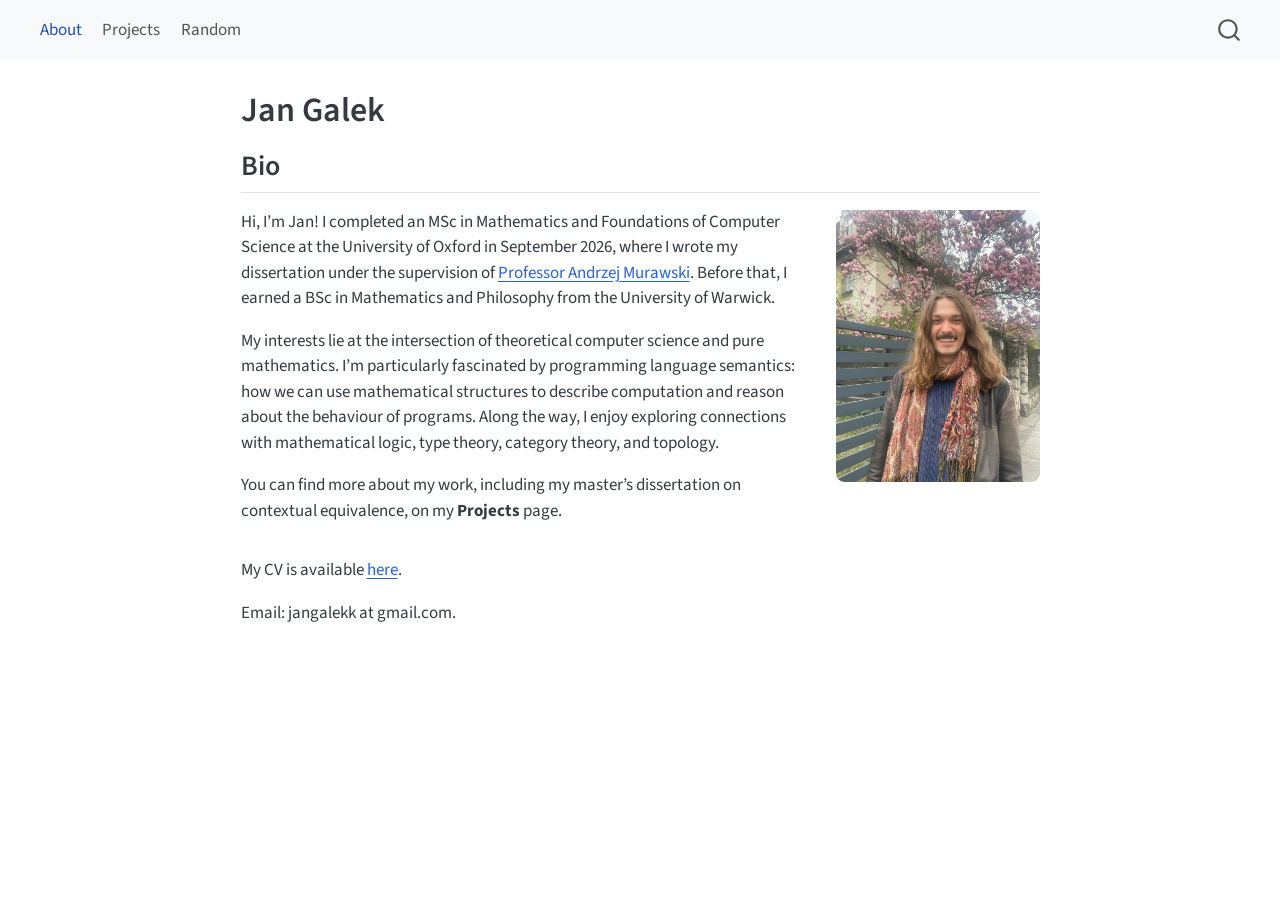
<file: index.html>
<!DOCTYPE html>
<html xmlns="http://www.w3.org/1999/xhtml" lang="en" xml:lang="en"><head>

<meta charset="utf-8">
<meta name="generator" content="quarto-1.10.18">

<meta name="viewport" content="width=device-width, initial-scale=1.0, user-scalable=yes">


<title>Jan Galek</title>
<style>
/* Default styles provided by pandoc.
** See https://pandoc.org/MANUAL.html#variables-for-html for config info.
*/
span.smallcaps{font-variant: small-caps;}
div.columns{display: flex; gap: 1.5em;}
div.column{flex: auto;}
@media screen {
div.columns{gap: min(4vw, 1.5em);}
div.column{overflow-x: auto;}
}
div.hanging-indent{margin-left: 1.5em; text-indent: -1.5em;}
ul.task-list{list-style: none;}
ul.task-list li input[type="checkbox"] {
  width: 0.8em;
  margin: 0 0.8em 0.2em -1em; /* quarto-specific, see https://github.com/quarto-dev/quarto-cli/issues/4556 */ 
  vertical-align: middle;
}
</style>


<script src="site_libs/quarto-nav/quarto-nav.js"></script>
<script src="site_libs/quarto-nav/headroom.min.js"></script>
<script src="site_libs/clipboard/clipboard.min.js"></script>
<script src="site_libs/quarto-search/autocomplete.umd.js"></script>
<script src="site_libs/quarto-search/fuse.min.js"></script>
<script src="site_libs/quarto-search/quarto-search.js"></script>
<meta name="quarto:offset" content="./">
<script src="site_libs/quarto-html/quarto.js" type="module"></script>
<script src="site_libs/quarto-html/tabsets/tabsets.js" type="module"></script>
<script src="site_libs/quarto-html/popper.min.js"></script>
<script src="site_libs/quarto-html/tippy.umd.min.js"></script>
<script src="site_libs/quarto-html/anchor.min.js"></script>
<link href="site_libs/quarto-html/tippy.css" rel="stylesheet">
<link href="site_libs/quarto-html/quarto-syntax-highlighting-64a204ab8560d761af7679ceaba22944.css" rel="stylesheet" id="quarto-text-highlighting-styles">
<script src="site_libs/bootstrap/bootstrap.min.js"></script>
<link href="site_libs/bootstrap/bootstrap-icons.css" rel="stylesheet">
<link href="site_libs/bootstrap/bootstrap-172ba59bd5e0b52282274ba0c0cc16fc.min.css" rel="stylesheet" append-hash="true" id="quarto-bootstrap" data-mode="light">
<script id="quarto-search-options" type="application/json">{
  "location": "navbar",
  "copy-button": false,
  "collapse-after": 3,
  "panel-placement": "end",
  "type": "overlay",
  "limit": 50,
  "keyboard-shortcut": [
    "f",
    "/",
    "s"
  ],
  "show-item-context": false,
  "language": {
    "search-no-results-text": "No results",
    "search-matching-documents-text": "matching documents",
    "search-copy-link-title": "Copy link to search",
    "search-hide-matches-text": "Hide additional matches",
    "search-more-match-text": "more match in this document",
    "search-more-matches-text": "more matches in this document",
    "search-clear-button-title": "Clear",
    "search-text-placeholder": "",
    "search-detached-cancel-button-title": "Cancel",
    "search-submit-button-title": "Submit",
    "search-label": "Search"
  }
}</script>


<link rel="stylesheet" href="styles.css">
</head>

<body class="nav-fixed fullcontent quarto-light">

<div id="quarto-search-results"></div>
  <header id="quarto-header" class="headroom fixed-top">
    <nav class="navbar navbar-expand-lg " data-bs-theme="dark">
      <div class="navbar-container container-fluid">
            <div id="quarto-search" class="" title="Search"></div>
          <button class="navbar-toggler" type="button" data-bs-toggle="collapse" data-bs-target="#navbarCollapse" aria-controls="navbarCollapse" role="menu" aria-expanded="false" aria-label="Toggle navigation" onclick="if (window.quartoToggleHeadroom) { window.quartoToggleHeadroom(); }">
  <span class="navbar-toggler-icon"></span>
</button>
          <div class="collapse navbar-collapse" id="navbarCollapse">
            <ul class="navbar-nav navbar-nav-scroll me-auto">
  <li class="nav-item">
    <a class="nav-link active" href="./index.html" aria-current="page"> 
<span class="menu-text">About</span></a>
  </li>  
  <li class="nav-item">
    <a class="nav-link" href="./projects.html"> 
<span class="menu-text">Projects</span></a>
  </li>  
  <li class="nav-item">
    <a class="nav-link" href="./random.html"> 
<span class="menu-text">Random</span></a>
  </li>  
</ul>
          </div> <!-- /navcollapse -->
            <div class="quarto-navbar-tools">
</div>
      </div> <!-- /container-fluid -->
    </nav>
</header>
<!-- content -->
<div id="quarto-content" class="quarto-container page-columns page-rows-contents page-layout-article page-navbar">
<!-- sidebar -->
<!-- margin-sidebar -->
    
<!-- main -->
<main class="content" id="quarto-document-content">

<header id="title-block-header" class="quarto-title-block default">
<div class="quarto-title">
<h1 class="title">Jan Galek</h1>
</div>



<div class="quarto-title-meta">

    
  
    
  </div>
  


</header>


<section id="bio" class="level2">
<h2 class="anchored" data-anchor-id="bio">Bio</h2>
<div class="about-intro">
<div class="about-intro-text">
<p>Hi, I’m Jan! I completed an MSc in Mathematics and Foundations of Computer Science at the University of Oxford in September 2026, where I wrote my dissertation under the supervision of <a href="https://www.cs.ox.ac.uk/andrzej.murawski/">Professor Andrzej Murawski</a>. Before that, I earned a BSc in Mathematics and Philosophy from the University of Warwick.</p>
<p>My interests lie at the intersection of theoretical computer science and pure mathematics. I’m particularly fascinated by programming language semantics: how we can use mathematical structures to describe computation and reason about the behaviour of programs. Along the way, I enjoy exploring connections with mathematical logic, type theory, category theory, and topology.</p>
<p>You can find more about my work, including my master’s dissertation on contextual equivalence, on my <strong>Projects</strong> page.</p>
</div>
<div class="about-intro-photo">
<p><img src="images/toja.jpg" class="about-portrait img-fluid" alt="Portrait of Jan Galek"></p>
</div>
</div>
<p>My CV is available <a href="files/CV_Jan_Galek.pdf">here</a>.</p>
<p>Email: jangalekk at gmail.com.</p>


</section>

</main> <!-- /main -->
<script id="quarto-html-after-body" type="application/javascript">
  window.document.addEventListener("DOMContentLoaded", function (event) {
    const icon = "";
    const anchorJS = new window.AnchorJS();
    anchorJS.options = {
      placement: 'right',
      icon: icon
    };
    anchorJS.add('.anchored');
    const isCodeAnnotation = (el) => {
      for (const clz of el.classList) {
        if (clz.startsWith('code-annotation-')) {                     
          return true;
        }
      }
      return false;
    }
    const onCopySuccess = function(e) {
      // button target
      const button = e.trigger;
      // don't keep focus
      button.blur();
      // flash "checked"
      button.classList.add('code-copy-button-checked');
      var currentTitle = button.getAttribute("title");
      button.setAttribute("title", "Copied!");
      let tooltip;
      if (window.bootstrap) {
        button.setAttribute("data-bs-toggle", "tooltip");
        button.setAttribute("data-bs-placement", "left");
        button.setAttribute("data-bs-title", "Copied!");
        tooltip = new bootstrap.Tooltip(button, 
          { trigger: "manual", 
            customClass: "code-copy-button-tooltip",
            offset: [0, -8]});
        tooltip.show();    
      }
      setTimeout(function() {
        if (tooltip) {
          tooltip.hide();
          button.removeAttribute("data-bs-title");
          button.removeAttribute("data-bs-toggle");
          button.removeAttribute("data-bs-placement");
        }
        button.setAttribute("title", currentTitle);
        button.classList.remove('code-copy-button-checked');
      }, 1000);
      // clear code selection
      e.clearSelection();
    }
    const getTextToCopy = function(trigger) {
      const outerScaffold = trigger.parentElement.cloneNode(true);
      const codeEl = outerScaffold.querySelector('code');
      for (const childEl of codeEl.children) {
        if (isCodeAnnotation(childEl)) {
          childEl.remove();
        }
      }
      return codeEl.innerText;
    }
    const clipboard = new window.ClipboardJS('.code-copy-button:not([data-in-quarto-modal])', {
      text: getTextToCopy
    });
    clipboard.on('success', onCopySuccess);
    if (window.document.getElementById('quarto-embedded-source-code-modal')) {
      const clipboardModal = new window.ClipboardJS('.code-copy-button[data-in-quarto-modal]', {
        text: getTextToCopy,
        container: window.document.getElementById('quarto-embedded-source-code-modal')
      });
      clipboardModal.on('success', onCopySuccess);
    }
      var localhostRegex = new RegExp(/^(?:http|https):\/\/localhost\:?[0-9]*\//);
      var mailtoRegex = new RegExp(/^mailto:/);
        var filterRegex = new RegExp("https:\/\/jangalekk\.github\.io\/");
      var isInternal = (href) => {
          return filterRegex.test(href) || localhostRegex.test(href) || mailtoRegex.test(href);
      }
      // Inspect non-navigation links and adorn them if external
     var links = window.document.querySelectorAll('a[href]:not(.nav-link):not(.navbar-brand):not(.toc-action):not(.sidebar-link):not(.sidebar-item-toggle):not(.pagination-link):not(.no-external):not([aria-hidden]):not(.dropdown-item):not(.quarto-navigation-tool):not(.about-link)');
      for (var i=0; i<links.length; i++) {
        const link = links[i];
        if (!isInternal(link.href)) {
          // undo the damage that might have been done by quarto-nav.js in the case of
          // links that we want to consider external
          if (link.dataset.originalHref !== undefined) {
            link.href = link.dataset.originalHref;
          }
        }
      }
    function tippyHover(el, contentFn, onTriggerFn, onUntriggerFn) {
      const config = {
        allowHTML: true,
        maxWidth: 500,
        delay: 100,
        arrow: false,
        appendTo: function(el) {
            return el.parentElement;
        },
        interactive: true,
        interactiveBorder: 10,
        theme: 'quarto',
        placement: 'bottom-start',
      };
      if (contentFn) {
        config.content = contentFn;
      }
      if (onTriggerFn) {
        config.onTrigger = onTriggerFn;
      }
      if (onUntriggerFn) {
        config.onUntrigger = onUntriggerFn;
      }
      window.tippy(el, config); 
    }
    const noterefs = window.document.querySelectorAll('a[role="doc-noteref"]');
    for (var i=0; i<noterefs.length; i++) {
      const ref = noterefs[i];
      tippyHover(ref, function() {
        // use id or data attribute instead here
        let href = ref.getAttribute('data-footnote-href') || ref.getAttribute('href');
        try { href = new URL(href).hash; } catch {}
        const id = href.replace(/^#\/?/, "");
        const note = window.document.getElementById(id);
        if (note) {
          return note.innerHTML;
        } else {
          return "";
        }
      });
    }
    const xrefs = window.document.querySelectorAll('a.quarto-xref');
    const processXRef = (id, note) => {
      // Strip column container classes
      const stripColumnClz = (el) => {
        el.classList.remove("page-full", "page-columns");
        if (el.children) {
          for (const child of el.children) {
            stripColumnClz(child);
          }
        }
      }
      stripColumnClz(note)
      if (id === null || id.startsWith('sec-')) {
        // Special case sections, only their first couple elements
        const container = document.createElement("div");
        if (note.children && note.children.length > 2) {
          container.appendChild(note.children[0].cloneNode(true));
          for (let i = 1; i < note.children.length; i++) {
            const child = note.children[i];
            if (child.tagName === "P" && child.innerText === "") {
              continue;
            } else {
              container.appendChild(child.cloneNode(true));
              break;
            }
          }
          if (window.Quarto?.typesetMath) {
            window.Quarto.typesetMath(container);
          }
          return container.innerHTML
        } else {
          if (window.Quarto?.typesetMath) {
            window.Quarto.typesetMath(note);
          }
          return note.innerHTML;
        }
      } else {
        // Remove any anchor links if they are present
        const anchorLink = note.querySelector('a.anchorjs-link');
        if (anchorLink) {
          anchorLink.remove();
        }
        if (window.Quarto?.typesetMath) {
          window.Quarto.typesetMath(note);
        }
        if (note.classList.contains("callout")) {
          return note.outerHTML;
        } else {
          return note.innerHTML;
        }
      }
    }
    for (var i=0; i<xrefs.length; i++) {
      const xref = xrefs[i];
      tippyHover(xref, undefined, function(instance) {
        instance.disable();
        let url = xref.getAttribute('href');
        let hash = undefined; 
        if (url.startsWith('#')) {
          hash = url;
        } else {
          try { hash = new URL(url).hash; } catch {}
        }
        if (hash) {
          const id = hash.replace(/^#\/?/, "");
          const note = window.document.getElementById(id);
          if (note !== null) {
            try {
              const html = processXRef(id, note.cloneNode(true));
              instance.setContent(html);
            } finally {
              instance.enable();
              instance.show();
            }
          } else {
            // See if we can fetch this
            fetch(url.split('#')[0])
            .then(res => res.text())
            .then(html => {
              const parser = new DOMParser();
              const htmlDoc = parser.parseFromString(html, "text/html");
              const note = htmlDoc.getElementById(id);
              if (note !== null) {
                const html = processXRef(id, note);
                instance.setContent(html);
              } 
            }).finally(() => {
              instance.enable();
              instance.show();
            });
          }
        } else {
          // See if we can fetch a full url (with no hash to target)
          // This is a special case and we should probably do some content thinning / targeting
          fetch(url)
          .then(res => res.text())
          .then(html => {
            const parser = new DOMParser();
            const htmlDoc = parser.parseFromString(html, "text/html");
            const note = htmlDoc.querySelector('main.content');
            if (note !== null) {
              // This should only happen for chapter cross references
              // (since there is no id in the URL)
              // remove the first header
              if (note.children.length > 0 && note.children[0].tagName === "HEADER") {
                note.children[0].remove();
              }
              const html = processXRef(null, note);
              instance.setContent(html);
            } 
          }).finally(() => {
            instance.enable();
            instance.show();
          });
        }
      }, function(instance) {
      });
    }
        let selectedAnnoteEl;
        const selectorForAnnotation = ( cell, annotation) => {
          let cellAttr = 'data-code-cell="' + cell + '"';
          let lineAttr = 'data-code-annotation="' +  annotation + '"';
          const selector = 'span[' + cellAttr + '][' + lineAttr + ']';
          return selector;
        }
        const selectCodeLines = (annoteEl) => {
          const doc = window.document;
          const targetCell = annoteEl.getAttribute("data-target-cell");
          const targetAnnotation = annoteEl.getAttribute("data-target-annotation");
          const annoteSpan = window.document.querySelector(selectorForAnnotation(targetCell, targetAnnotation));
          const lines = annoteSpan.getAttribute("data-code-lines").split(",");
          const lineIds = lines.map((line) => {
            return targetCell + "-" + line;
          })
          let top = null;
          let height = null;
          let parent = null;
          if (lineIds.length > 0) {
              //compute the position of the single el (top and bottom and make a div)
              const el = window.document.getElementById(lineIds[0]);
              top = el.offsetTop;
              height = el.offsetHeight;
              parent = el.parentElement.parentElement;
            if (lineIds.length > 1) {
              const lastEl = window.document.getElementById(lineIds[lineIds.length - 1]);
              const bottom = lastEl.offsetTop + lastEl.offsetHeight;
              height = bottom - top;
            }
            if (top !== null && height !== null && parent !== null) {
              // cook up a div (if necessary) and position it 
              let div = window.document.getElementById("code-annotation-line-highlight");
              if (div === null) {
                div = window.document.createElement("div");
                div.setAttribute("id", "code-annotation-line-highlight");
                div.style.position = 'absolute';
                parent.appendChild(div);
              }
              div.style.top = top - 2 + "px";
              div.style.height = height + 4 + "px";
              div.style.left = 0;
              let gutterDiv = window.document.getElementById("code-annotation-line-highlight-gutter");
              if (gutterDiv === null) {
                gutterDiv = window.document.createElement("div");
                gutterDiv.setAttribute("id", "code-annotation-line-highlight-gutter");
                gutterDiv.style.position = 'absolute';
                const codeCell = window.document.getElementById(targetCell);
                const gutter = codeCell.querySelector('.code-annotation-gutter');
                gutter.appendChild(gutterDiv);
              }
              gutterDiv.style.top = top - 2 + "px";
              gutterDiv.style.height = height + 4 + "px";
            }
            selectedAnnoteEl = annoteEl;
          }
        };
        const unselectCodeLines = () => {
          const elementsIds = ["code-annotation-line-highlight", "code-annotation-line-highlight-gutter"];
          elementsIds.forEach((elId) => {
            const div = window.document.getElementById(elId);
            if (div) {
              div.remove();
            }
          });
          selectedAnnoteEl = undefined;
        };
          // Handle positioning of the toggle
      window.addEventListener(
        "resize",
        throttle(() => {
          elRect = undefined;
          if (selectedAnnoteEl) {
            selectCodeLines(selectedAnnoteEl);
          }
        }, 10)
      );
      function throttle(fn, ms) {
      let throttle = false;
      let timer;
        return (...args) => {
          if(!throttle) { // first call gets through
              fn.apply(this, args);
              throttle = true;
          } else { // all the others get throttled
              if(timer) clearTimeout(timer); // cancel #2
              timer = setTimeout(() => {
                fn.apply(this, args);
                timer = throttle = false;
              }, ms);
          }
        };
      }
        // Attach click handler to the DT
        const annoteDls = window.document.querySelectorAll('dt[data-target-cell]');
        for (const annoteDlNode of annoteDls) {
          annoteDlNode.addEventListener('click', (event) => {
            const clickedEl = event.target;
            if (clickedEl !== selectedAnnoteEl) {
              unselectCodeLines();
              const activeEl = window.document.querySelector('dt[data-target-cell].code-annotation-active');
              if (activeEl) {
                activeEl.classList.remove('code-annotation-active');
              }
              selectCodeLines(clickedEl);
              clickedEl.classList.add('code-annotation-active');
            } else {
              // Unselect the line
              unselectCodeLines();
              clickedEl.classList.remove('code-annotation-active');
            }
          });
        }
    const findCites = (el) => {
      const parentEl = el.parentElement;
      if (parentEl) {
        const cites = parentEl.dataset.cites;
        if (cites) {
          return {
            el,
            cites: cites.split(' ')
          };
        } else {
          return findCites(el.parentElement)
        }
      } else {
        return undefined;
      }
    };
    var bibliorefs = window.document.querySelectorAll('a[role="doc-biblioref"]');
    for (var i=0; i<bibliorefs.length; i++) {
      const ref = bibliorefs[i];
      const citeInfo = findCites(ref);
      if (citeInfo) {
        tippyHover(citeInfo.el, function() {
          var popup = window.document.createElement('div');
          citeInfo.cites.forEach(function(cite) {
            var citeDiv = window.document.createElement('div');
            citeDiv.classList.add('hanging-indent');
            citeDiv.classList.add('csl-entry');
            var biblioDiv = window.document.getElementById('ref-' + cite);
            if (biblioDiv) {
              citeDiv.innerHTML = biblioDiv.innerHTML;
            }
            popup.appendChild(citeDiv);
          });
          return popup.innerHTML;
        });
      }
    }
  });
  </script>
</div> <!-- /content -->




</body></html>
</file>
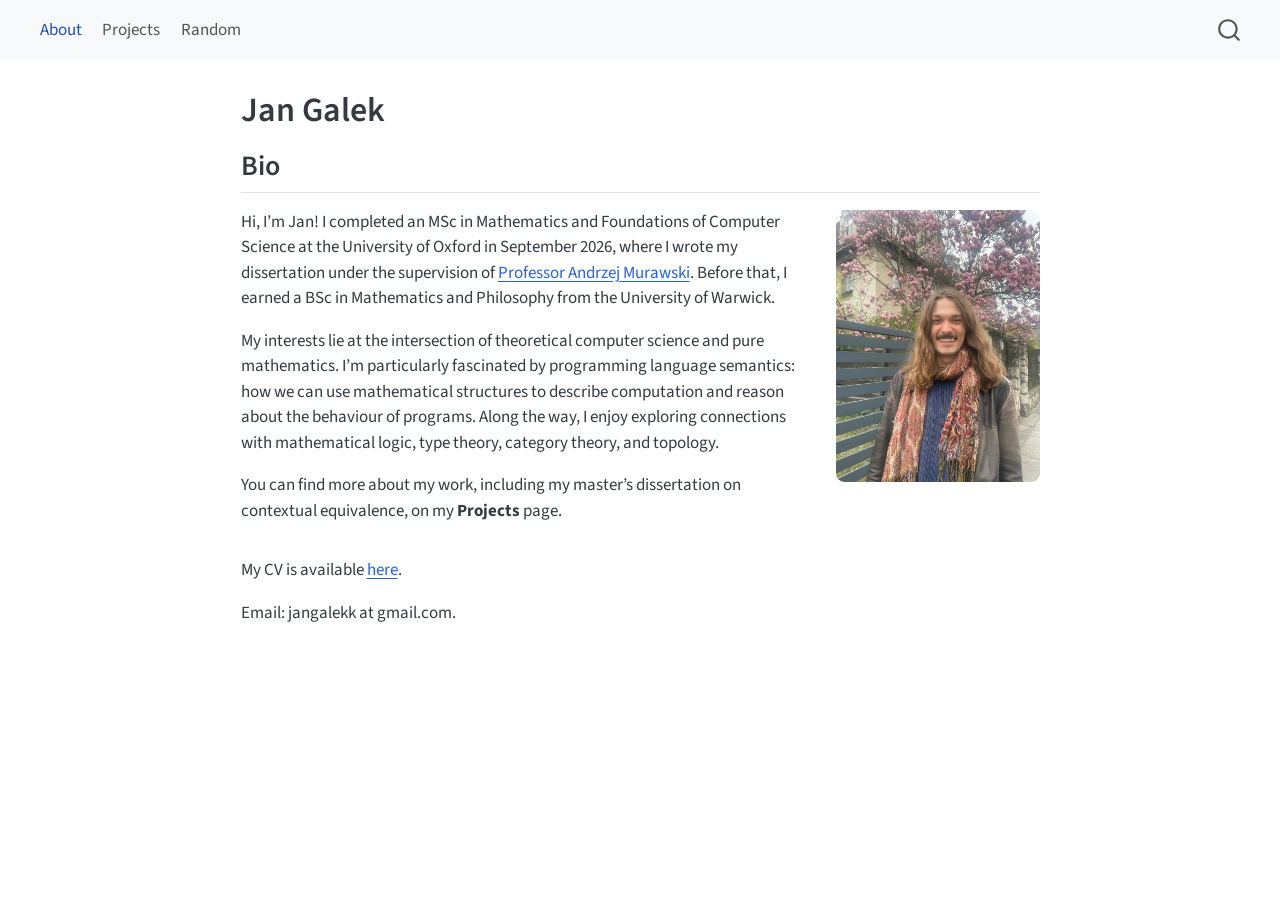
<file: about.html>
<html xmlns="http://www.w3.org/1999/xhtml">
<head>
  <title>Redirect</title>
  <script type="text/javascript">
    var redirects = {"":"index.html"};
    var hash = window.location.hash.startsWith('#') ? window.location.hash.slice(1) : window.location.hash;
    var redirect = redirects[hash] || redirects[""] || "/";
    window.document.title = 'Redirect to  ' +  redirect;
    if (!redirects[hash]) {
      redirect = redirect + window.location.hash;
    }
    redirect = redirect + window.location.search;
    window.location.replace(redirect);
  </script>
</head>
<body>
</body>
</html>
</file>
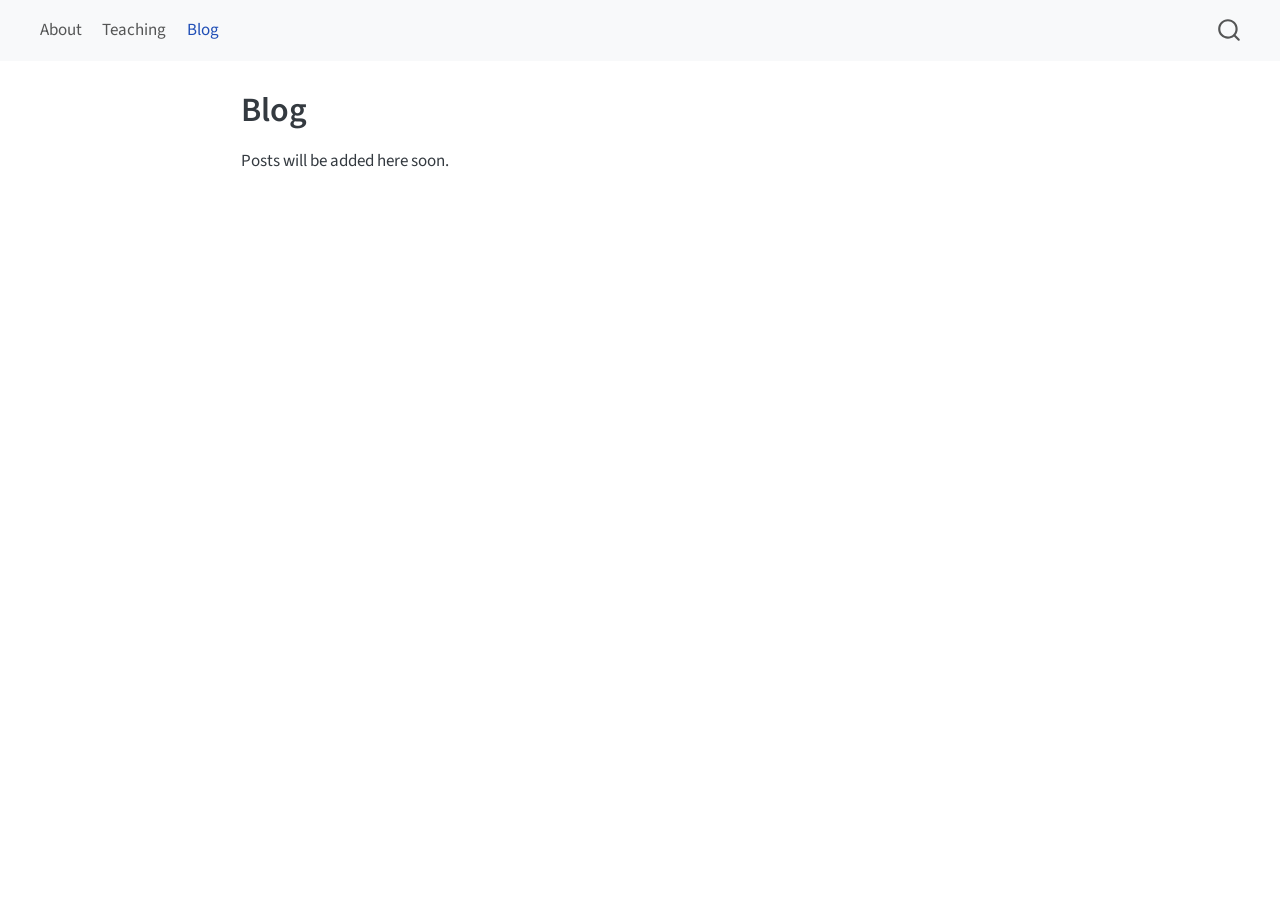
<file: blog.html>
<!DOCTYPE html>
<html xmlns="http://www.w3.org/1999/xhtml" lang="en" xml:lang="en"><head>

<meta charset="utf-8">
<meta name="generator" content="quarto-1.10.18">

<meta name="viewport" content="width=device-width, initial-scale=1.0, user-scalable=yes">


<title>Blog – Jasiek</title>
<style>
/* Default styles provided by pandoc.
** See https://pandoc.org/MANUAL.html#variables-for-html for config info.
*/
span.smallcaps{font-variant: small-caps;}
div.columns{display: flex; gap: 1.5em;}
div.column{flex: auto;}
@media screen {
div.columns{gap: min(4vw, 1.5em);}
div.column{overflow-x: auto;}
}
div.hanging-indent{margin-left: 1.5em; text-indent: -1.5em;}
ul.task-list{list-style: none;}
ul.task-list li input[type="checkbox"] {
  width: 0.8em;
  margin: 0 0.8em 0.2em -1em; /* quarto-specific, see https://github.com/quarto-dev/quarto-cli/issues/4556 */ 
  vertical-align: middle;
}
</style>


<script src="site_libs/quarto-nav/quarto-nav.js"></script>
<script src="site_libs/quarto-nav/headroom.min.js"></script>
<script src="site_libs/clipboard/clipboard.min.js"></script>
<script src="site_libs/quarto-search/autocomplete.umd.js"></script>
<script src="site_libs/quarto-search/fuse.min.js"></script>
<script src="site_libs/quarto-search/quarto-search.js"></script>
<meta name="quarto:offset" content="./">
<script src="site_libs/quarto-html/quarto.js" type="module"></script>
<script src="site_libs/quarto-html/tabsets/tabsets.js" type="module"></script>
<script src="site_libs/quarto-html/popper.min.js"></script>
<script src="site_libs/quarto-html/tippy.umd.min.js"></script>
<script src="site_libs/quarto-html/anchor.min.js"></script>
<link href="site_libs/quarto-html/tippy.css" rel="stylesheet">
<link href="site_libs/quarto-html/quarto-syntax-highlighting-64a204ab8560d761af7679ceaba22944.css" rel="stylesheet" id="quarto-text-highlighting-styles">
<script src="site_libs/bootstrap/bootstrap.min.js"></script>
<link href="site_libs/bootstrap/bootstrap-icons.css" rel="stylesheet">
<link href="site_libs/bootstrap/bootstrap-172ba59bd5e0b52282274ba0c0cc16fc.min.css" rel="stylesheet" append-hash="true" id="quarto-bootstrap" data-mode="light">
<script id="quarto-search-options" type="application/json">{
  "location": "navbar",
  "copy-button": false,
  "collapse-after": 3,
  "panel-placement": "end",
  "type": "overlay",
  "limit": 50,
  "keyboard-shortcut": [
    "f",
    "/",
    "s"
  ],
  "show-item-context": false,
  "language": {
    "search-no-results-text": "No results",
    "search-matching-documents-text": "matching documents",
    "search-copy-link-title": "Copy link to search",
    "search-hide-matches-text": "Hide additional matches",
    "search-more-match-text": "more match in this document",
    "search-more-matches-text": "more matches in this document",
    "search-clear-button-title": "Clear",
    "search-text-placeholder": "",
    "search-detached-cancel-button-title": "Cancel",
    "search-submit-button-title": "Submit",
    "search-label": "Search"
  }
}</script>


<link rel="stylesheet" href="styles.css">
</head>

<body class="nav-fixed fullcontent quarto-light">

<div id="quarto-search-results"></div>
  <header id="quarto-header" class="headroom fixed-top">
    <nav class="navbar navbar-expand-lg " data-bs-theme="dark">
      <div class="navbar-container container-fluid">
            <div id="quarto-search" class="" title="Search"></div>
          <button class="navbar-toggler" type="button" data-bs-toggle="collapse" data-bs-target="#navbarCollapse" aria-controls="navbarCollapse" role="menu" aria-expanded="false" aria-label="Toggle navigation" onclick="if (window.quartoToggleHeadroom) { window.quartoToggleHeadroom(); }">
  <span class="navbar-toggler-icon"></span>
</button>
          <div class="collapse navbar-collapse" id="navbarCollapse">
            <ul class="navbar-nav navbar-nav-scroll me-auto">
  <li class="nav-item">
    <a class="nav-link" href="./index.html"> 
<span class="menu-text">About</span></a>
  </li>  
  <li class="nav-item">
    <a class="nav-link" href="./teaching.html"> 
<span class="menu-text">Teaching</span></a>
  </li>  
  <li class="nav-item">
    <a class="nav-link active" href="./blog.html" aria-current="page"> 
<span class="menu-text">Blog</span></a>
  </li>  
</ul>
          </div> <!-- /navcollapse -->
            <div class="quarto-navbar-tools">
</div>
      </div> <!-- /container-fluid -->
    </nav>
</header>
<!-- content -->
<div id="quarto-content" class="quarto-container page-columns page-rows-contents page-layout-article page-navbar">
<!-- sidebar -->
<!-- margin-sidebar -->
    
<!-- main -->
<main class="content" id="quarto-document-content">

<header id="title-block-header" class="quarto-title-block default">
<div class="quarto-title">
<h1 class="title">Blog</h1>
</div>



<div class="quarto-title-meta">

    
  
    
  </div>
  


</header>


<p>Posts will be added here soon.</p>



</main> <!-- /main -->
<script id="quarto-html-after-body" type="application/javascript">
  window.document.addEventListener("DOMContentLoaded", function (event) {
    const icon = "";
    const anchorJS = new window.AnchorJS();
    anchorJS.options = {
      placement: 'right',
      icon: icon
    };
    anchorJS.add('.anchored');
    const isCodeAnnotation = (el) => {
      for (const clz of el.classList) {
        if (clz.startsWith('code-annotation-')) {                     
          return true;
        }
      }
      return false;
    }
    const onCopySuccess = function(e) {
      // button target
      const button = e.trigger;
      // don't keep focus
      button.blur();
      // flash "checked"
      button.classList.add('code-copy-button-checked');
      var currentTitle = button.getAttribute("title");
      button.setAttribute("title", "Copied!");
      let tooltip;
      if (window.bootstrap) {
        button.setAttribute("data-bs-toggle", "tooltip");
        button.setAttribute("data-bs-placement", "left");
        button.setAttribute("data-bs-title", "Copied!");
        tooltip = new bootstrap.Tooltip(button, 
          { trigger: "manual", 
            customClass: "code-copy-button-tooltip",
            offset: [0, -8]});
        tooltip.show();    
      }
      setTimeout(function() {
        if (tooltip) {
          tooltip.hide();
          button.removeAttribute("data-bs-title");
          button.removeAttribute("data-bs-toggle");
          button.removeAttribute("data-bs-placement");
        }
        button.setAttribute("title", currentTitle);
        button.classList.remove('code-copy-button-checked');
      }, 1000);
      // clear code selection
      e.clearSelection();
    }
    const getTextToCopy = function(trigger) {
      const outerScaffold = trigger.parentElement.cloneNode(true);
      const codeEl = outerScaffold.querySelector('code');
      for (const childEl of codeEl.children) {
        if (isCodeAnnotation(childEl)) {
          childEl.remove();
        }
      }
      return codeEl.innerText;
    }
    const clipboard = new window.ClipboardJS('.code-copy-button:not([data-in-quarto-modal])', {
      text: getTextToCopy
    });
    clipboard.on('success', onCopySuccess);
    if (window.document.getElementById('quarto-embedded-source-code-modal')) {
      const clipboardModal = new window.ClipboardJS('.code-copy-button[data-in-quarto-modal]', {
        text: getTextToCopy,
        container: window.document.getElementById('quarto-embedded-source-code-modal')
      });
      clipboardModal.on('success', onCopySuccess);
    }
      var localhostRegex = new RegExp(/^(?:http|https):\/\/localhost\:?[0-9]*\//);
      var mailtoRegex = new RegExp(/^mailto:/);
        var filterRegex = new RegExp("https:\/\/jangalekk\.github\.io\/");
      var isInternal = (href) => {
          return filterRegex.test(href) || localhostRegex.test(href) || mailtoRegex.test(href);
      }
      // Inspect non-navigation links and adorn them if external
     var links = window.document.querySelectorAll('a[href]:not(.nav-link):not(.navbar-brand):not(.toc-action):not(.sidebar-link):not(.sidebar-item-toggle):not(.pagination-link):not(.no-external):not([aria-hidden]):not(.dropdown-item):not(.quarto-navigation-tool):not(.about-link)');
      for (var i=0; i<links.length; i++) {
        const link = links[i];
        if (!isInternal(link.href)) {
          // undo the damage that might have been done by quarto-nav.js in the case of
          // links that we want to consider external
          if (link.dataset.originalHref !== undefined) {
            link.href = link.dataset.originalHref;
          }
        }
      }
    function tippyHover(el, contentFn, onTriggerFn, onUntriggerFn) {
      const config = {
        allowHTML: true,
        maxWidth: 500,
        delay: 100,
        arrow: false,
        appendTo: function(el) {
            return el.parentElement;
        },
        interactive: true,
        interactiveBorder: 10,
        theme: 'quarto',
        placement: 'bottom-start',
      };
      if (contentFn) {
        config.content = contentFn;
      }
      if (onTriggerFn) {
        config.onTrigger = onTriggerFn;
      }
      if (onUntriggerFn) {
        config.onUntrigger = onUntriggerFn;
      }
      window.tippy(el, config); 
    }
    const noterefs = window.document.querySelectorAll('a[role="doc-noteref"]');
    for (var i=0; i<noterefs.length; i++) {
      const ref = noterefs[i];
      tippyHover(ref, function() {
        // use id or data attribute instead here
        let href = ref.getAttribute('data-footnote-href') || ref.getAttribute('href');
        try { href = new URL(href).hash; } catch {}
        const id = href.replace(/^#\/?/, "");
        const note = window.document.getElementById(id);
        if (note) {
          return note.innerHTML;
        } else {
          return "";
        }
      });
    }
    const xrefs = window.document.querySelectorAll('a.quarto-xref');
    const processXRef = (id, note) => {
      // Strip column container classes
      const stripColumnClz = (el) => {
        el.classList.remove("page-full", "page-columns");
        if (el.children) {
          for (const child of el.children) {
            stripColumnClz(child);
          }
        }
      }
      stripColumnClz(note)
      if (id === null || id.startsWith('sec-')) {
        // Special case sections, only their first couple elements
        const container = document.createElement("div");
        if (note.children && note.children.length > 2) {
          container.appendChild(note.children[0].cloneNode(true));
          for (let i = 1; i < note.children.length; i++) {
            const child = note.children[i];
            if (child.tagName === "P" && child.innerText === "") {
              continue;
            } else {
              container.appendChild(child.cloneNode(true));
              break;
            }
          }
          if (window.Quarto?.typesetMath) {
            window.Quarto.typesetMath(container);
          }
          return container.innerHTML
        } else {
          if (window.Quarto?.typesetMath) {
            window.Quarto.typesetMath(note);
          }
          return note.innerHTML;
        }
      } else {
        // Remove any anchor links if they are present
        const anchorLink = note.querySelector('a.anchorjs-link');
        if (anchorLink) {
          anchorLink.remove();
        }
        if (window.Quarto?.typesetMath) {
          window.Quarto.typesetMath(note);
        }
        if (note.classList.contains("callout")) {
          return note.outerHTML;
        } else {
          return note.innerHTML;
        }
      }
    }
    for (var i=0; i<xrefs.length; i++) {
      const xref = xrefs[i];
      tippyHover(xref, undefined, function(instance) {
        instance.disable();
        let url = xref.getAttribute('href');
        let hash = undefined; 
        if (url.startsWith('#')) {
          hash = url;
        } else {
          try { hash = new URL(url).hash; } catch {}
        }
        if (hash) {
          const id = hash.replace(/^#\/?/, "");
          const note = window.document.getElementById(id);
          if (note !== null) {
            try {
              const html = processXRef(id, note.cloneNode(true));
              instance.setContent(html);
            } finally {
              instance.enable();
              instance.show();
            }
          } else {
            // See if we can fetch this
            fetch(url.split('#')[0])
            .then(res => res.text())
            .then(html => {
              const parser = new DOMParser();
              const htmlDoc = parser.parseFromString(html, "text/html");
              const note = htmlDoc.getElementById(id);
              if (note !== null) {
                const html = processXRef(id, note);
                instance.setContent(html);
              } 
            }).finally(() => {
              instance.enable();
              instance.show();
            });
          }
        } else {
          // See if we can fetch a full url (with no hash to target)
          // This is a special case and we should probably do some content thinning / targeting
          fetch(url)
          .then(res => res.text())
          .then(html => {
            const parser = new DOMParser();
            const htmlDoc = parser.parseFromString(html, "text/html");
            const note = htmlDoc.querySelector('main.content');
            if (note !== null) {
              // This should only happen for chapter cross references
              // (since there is no id in the URL)
              // remove the first header
              if (note.children.length > 0 && note.children[0].tagName === "HEADER") {
                note.children[0].remove();
              }
              const html = processXRef(null, note);
              instance.setContent(html);
            } 
          }).finally(() => {
            instance.enable();
            instance.show();
          });
        }
      }, function(instance) {
      });
    }
        let selectedAnnoteEl;
        const selectorForAnnotation = ( cell, annotation) => {
          let cellAttr = 'data-code-cell="' + cell + '"';
          let lineAttr = 'data-code-annotation="' +  annotation + '"';
          const selector = 'span[' + cellAttr + '][' + lineAttr + ']';
          return selector;
        }
        const selectCodeLines = (annoteEl) => {
          const doc = window.document;
          const targetCell = annoteEl.getAttribute("data-target-cell");
          const targetAnnotation = annoteEl.getAttribute("data-target-annotation");
          const annoteSpan = window.document.querySelector(selectorForAnnotation(targetCell, targetAnnotation));
          const lines = annoteSpan.getAttribute("data-code-lines").split(",");
          const lineIds = lines.map((line) => {
            return targetCell + "-" + line;
          })
          let top = null;
          let height = null;
          let parent = null;
          if (lineIds.length > 0) {
              //compute the position of the single el (top and bottom and make a div)
              const el = window.document.getElementById(lineIds[0]);
              top = el.offsetTop;
              height = el.offsetHeight;
              parent = el.parentElement.parentElement;
            if (lineIds.length > 1) {
              const lastEl = window.document.getElementById(lineIds[lineIds.length - 1]);
              const bottom = lastEl.offsetTop + lastEl.offsetHeight;
              height = bottom - top;
            }
            if (top !== null && height !== null && parent !== null) {
              // cook up a div (if necessary) and position it 
              let div = window.document.getElementById("code-annotation-line-highlight");
              if (div === null) {
                div = window.document.createElement("div");
                div.setAttribute("id", "code-annotation-line-highlight");
                div.style.position = 'absolute';
                parent.appendChild(div);
              }
              div.style.top = top - 2 + "px";
              div.style.height = height + 4 + "px";
              div.style.left = 0;
              let gutterDiv = window.document.getElementById("code-annotation-line-highlight-gutter");
              if (gutterDiv === null) {
                gutterDiv = window.document.createElement("div");
                gutterDiv.setAttribute("id", "code-annotation-line-highlight-gutter");
                gutterDiv.style.position = 'absolute';
                const codeCell = window.document.getElementById(targetCell);
                const gutter = codeCell.querySelector('.code-annotation-gutter');
                gutter.appendChild(gutterDiv);
              }
              gutterDiv.style.top = top - 2 + "px";
              gutterDiv.style.height = height + 4 + "px";
            }
            selectedAnnoteEl = annoteEl;
          }
        };
        const unselectCodeLines = () => {
          const elementsIds = ["code-annotation-line-highlight", "code-annotation-line-highlight-gutter"];
          elementsIds.forEach((elId) => {
            const div = window.document.getElementById(elId);
            if (div) {
              div.remove();
            }
          });
          selectedAnnoteEl = undefined;
        };
          // Handle positioning of the toggle
      window.addEventListener(
        "resize",
        throttle(() => {
          elRect = undefined;
          if (selectedAnnoteEl) {
            selectCodeLines(selectedAnnoteEl);
          }
        }, 10)
      );
      function throttle(fn, ms) {
      let throttle = false;
      let timer;
        return (...args) => {
          if(!throttle) { // first call gets through
              fn.apply(this, args);
              throttle = true;
          } else { // all the others get throttled
              if(timer) clearTimeout(timer); // cancel #2
              timer = setTimeout(() => {
                fn.apply(this, args);
                timer = throttle = false;
              }, ms);
          }
        };
      }
        // Attach click handler to the DT
        const annoteDls = window.document.querySelectorAll('dt[data-target-cell]');
        for (const annoteDlNode of annoteDls) {
          annoteDlNode.addEventListener('click', (event) => {
            const clickedEl = event.target;
            if (clickedEl !== selectedAnnoteEl) {
              unselectCodeLines();
              const activeEl = window.document.querySelector('dt[data-target-cell].code-annotation-active');
              if (activeEl) {
                activeEl.classList.remove('code-annotation-active');
              }
              selectCodeLines(clickedEl);
              clickedEl.classList.add('code-annotation-active');
            } else {
              // Unselect the line
              unselectCodeLines();
              clickedEl.classList.remove('code-annotation-active');
            }
          });
        }
    const findCites = (el) => {
      const parentEl = el.parentElement;
      if (parentEl) {
        const cites = parentEl.dataset.cites;
        if (cites) {
          return {
            el,
            cites: cites.split(' ')
          };
        } else {
          return findCites(el.parentElement)
        }
      } else {
        return undefined;
      }
    };
    var bibliorefs = window.document.querySelectorAll('a[role="doc-biblioref"]');
    for (var i=0; i<bibliorefs.length; i++) {
      const ref = bibliorefs[i];
      const citeInfo = findCites(ref);
      if (citeInfo) {
        tippyHover(citeInfo.el, function() {
          var popup = window.document.createElement('div');
          citeInfo.cites.forEach(function(cite) {
            var citeDiv = window.document.createElement('div');
            citeDiv.classList.add('hanging-indent');
            citeDiv.classList.add('csl-entry');
            var biblioDiv = window.document.getElementById('ref-' + cite);
            if (biblioDiv) {
              citeDiv.innerHTML = biblioDiv.innerHTML;
            }
            popup.appendChild(citeDiv);
          });
          return popup.innerHTML;
        });
      }
    }
  });
  </script>
</div> <!-- /content -->




</body></html>
</file>
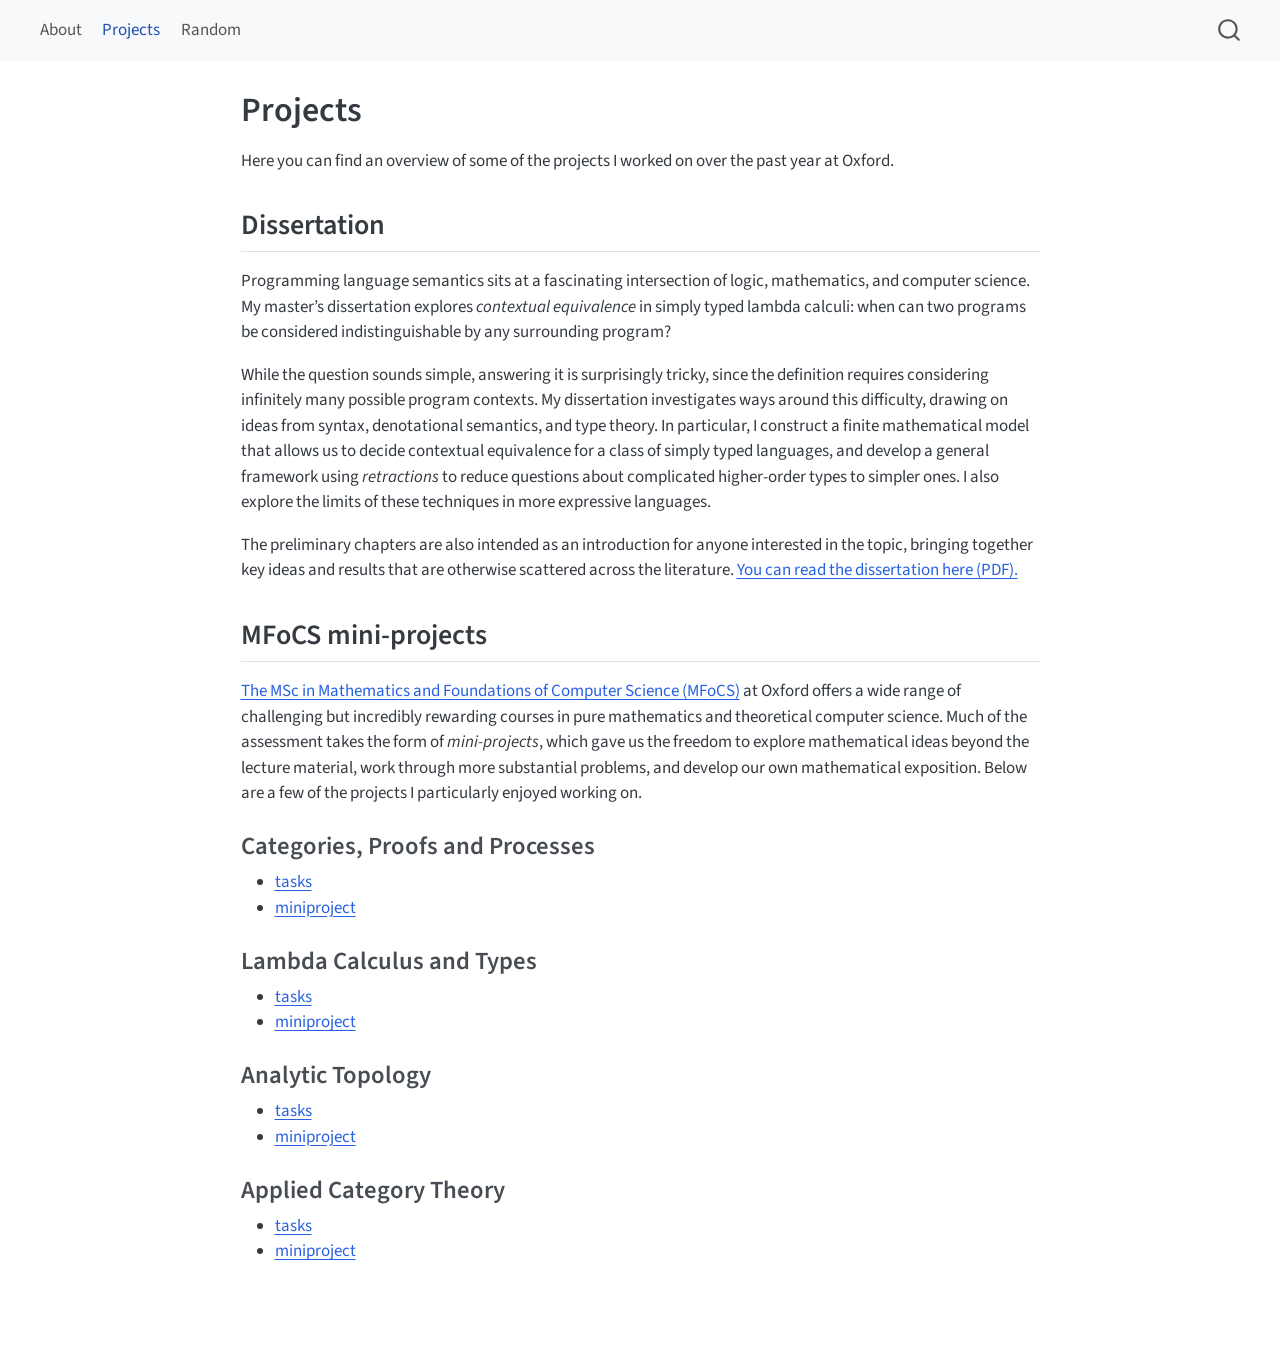
<file: projects.html>
<!DOCTYPE html>
<html xmlns="http://www.w3.org/1999/xhtml" lang="en" xml:lang="en"><head>

<meta charset="utf-8">
<meta name="generator" content="quarto-1.10.18">

<meta name="viewport" content="width=device-width, initial-scale=1.0, user-scalable=yes">


<title>Projects – Jan Galek</title>
<style>
/* Default styles provided by pandoc.
** See https://pandoc.org/MANUAL.html#variables-for-html for config info.
*/
span.smallcaps{font-variant: small-caps;}
div.columns{display: flex; gap: 1.5em;}
div.column{flex: auto;}
@media screen {
div.columns{gap: min(4vw, 1.5em);}
div.column{overflow-x: auto;}
}
div.hanging-indent{margin-left: 1.5em; text-indent: -1.5em;}
ul.task-list{list-style: none;}
ul.task-list li input[type="checkbox"] {
  width: 0.8em;
  margin: 0 0.8em 0.2em -1em; /* quarto-specific, see https://github.com/quarto-dev/quarto-cli/issues/4556 */ 
  vertical-align: middle;
}
</style>


<script src="site_libs/quarto-nav/quarto-nav.js"></script>
<script src="site_libs/quarto-nav/headroom.min.js"></script>
<script src="site_libs/clipboard/clipboard.min.js"></script>
<script src="site_libs/quarto-search/autocomplete.umd.js"></script>
<script src="site_libs/quarto-search/fuse.min.js"></script>
<script src="site_libs/quarto-search/quarto-search.js"></script>
<meta name="quarto:offset" content="./">
<script src="site_libs/quarto-html/quarto.js" type="module"></script>
<script src="site_libs/quarto-html/tabsets/tabsets.js" type="module"></script>
<script src="site_libs/quarto-html/popper.min.js"></script>
<script src="site_libs/quarto-html/tippy.umd.min.js"></script>
<script src="site_libs/quarto-html/anchor.min.js"></script>
<link href="site_libs/quarto-html/tippy.css" rel="stylesheet">
<link href="site_libs/quarto-html/quarto-syntax-highlighting-64a204ab8560d761af7679ceaba22944.css" rel="stylesheet" id="quarto-text-highlighting-styles">
<script src="site_libs/bootstrap/bootstrap.min.js"></script>
<link href="site_libs/bootstrap/bootstrap-icons.css" rel="stylesheet">
<link href="site_libs/bootstrap/bootstrap-172ba59bd5e0b52282274ba0c0cc16fc.min.css" rel="stylesheet" append-hash="true" id="quarto-bootstrap" data-mode="light">
<script id="quarto-search-options" type="application/json">{
  "location": "navbar",
  "copy-button": false,
  "collapse-after": 3,
  "panel-placement": "end",
  "type": "overlay",
  "limit": 50,
  "keyboard-shortcut": [
    "f",
    "/",
    "s"
  ],
  "show-item-context": false,
  "language": {
    "search-no-results-text": "No results",
    "search-matching-documents-text": "matching documents",
    "search-copy-link-title": "Copy link to search",
    "search-hide-matches-text": "Hide additional matches",
    "search-more-match-text": "more match in this document",
    "search-more-matches-text": "more matches in this document",
    "search-clear-button-title": "Clear",
    "search-text-placeholder": "",
    "search-detached-cancel-button-title": "Cancel",
    "search-submit-button-title": "Submit",
    "search-label": "Search"
  }
}</script>


<link rel="stylesheet" href="styles.css">
</head>

<body class="nav-fixed fullcontent quarto-light">

<div id="quarto-search-results"></div>
  <header id="quarto-header" class="headroom fixed-top">
    <nav class="navbar navbar-expand-lg " data-bs-theme="dark">
      <div class="navbar-container container-fluid">
            <div id="quarto-search" class="" title="Search"></div>
          <button class="navbar-toggler" type="button" data-bs-toggle="collapse" data-bs-target="#navbarCollapse" aria-controls="navbarCollapse" role="menu" aria-expanded="false" aria-label="Toggle navigation" onclick="if (window.quartoToggleHeadroom) { window.quartoToggleHeadroom(); }">
  <span class="navbar-toggler-icon"></span>
</button>
          <div class="collapse navbar-collapse" id="navbarCollapse">
            <ul class="navbar-nav navbar-nav-scroll me-auto">
  <li class="nav-item">
    <a class="nav-link" href="./index.html"> 
<span class="menu-text">About</span></a>
  </li>  
  <li class="nav-item">
    <a class="nav-link active" href="./projects.html" aria-current="page"> 
<span class="menu-text">Projects</span></a>
  </li>  
  <li class="nav-item">
    <a class="nav-link" href="./random.html"> 
<span class="menu-text">Random</span></a>
  </li>  
</ul>
          </div> <!-- /navcollapse -->
            <div class="quarto-navbar-tools">
</div>
      </div> <!-- /container-fluid -->
    </nav>
</header>
<!-- content -->
<div id="quarto-content" class="quarto-container page-columns page-rows-contents page-layout-article page-navbar">
<!-- sidebar -->
<!-- margin-sidebar -->
    
<!-- main -->
<main class="content" id="quarto-document-content">

<header id="title-block-header" class="quarto-title-block default">
<div class="quarto-title">
<h1 class="title">Projects</h1>
</div>



<div class="quarto-title-meta">

    
  
    
  </div>
  


</header>


<p>Here you can find an overview of some of the projects I worked on over the past year at Oxford.</p>
<section id="dissertation" class="level2">
<h2 class="anchored" data-anchor-id="dissertation">Dissertation</h2>
<p>Programming language semantics sits at a fascinating intersection of logic, mathematics, and computer science. My master’s dissertation explores <em>contextual equivalence</em> in simply typed lambda calculi: when can two programs be considered indistinguishable by any surrounding program?</p>
<p>While the question sounds simple, answering it is surprisingly tricky, since the definition requires considering infinitely many possible program contexts. My dissertation investigates ways around this difficulty, drawing on ideas from syntax, denotational semantics, and type theory. In particular, I construct a finite mathematical model that allows us to decide contextual equivalence for a class of simply typed languages, and develop a general framework using <em>retractions</em> to reduce questions about complicated higher-order types to simpler ones. I also explore the limits of these techniques in more expressive languages.</p>
<p>The preliminary chapters are also intended as an introduction for anyone interested in the topic, bringing together key ideas and results that are otherwise scattered across the literature. <a href="files/dissertation.pdf">You can read the dissertation here (PDF).</a></p>
</section>
<section id="mfocs-mini-projects" class="level2">
<h2 class="anchored" data-anchor-id="mfocs-mini-projects">MFoCS mini-projects</h2>
<p><a href="https://www.ox.ac.uk/admissions/graduate/courses/msc-mathematics-and-foundations-of-computer-science">The MSc in Mathematics and Foundations of Computer Science (MFoCS)</a> at Oxford offers a wide range of challenging but incredibly rewarding courses in pure mathematics and theoretical computer science. Much of the assessment takes the form of <em>mini-projects</em>, which gave us the freedom to explore mathematical ideas beyond the lecture material, work through more substantial problems, and develop our own mathematical exposition. Below are a few of the projects I particularly enjoyed working on.</p>
<section id="categories-proofs-and-processes" class="level3">
<h3 class="anchored" data-anchor-id="categories-proofs-and-processes">Categories, Proofs and Processes</h3>
<ul>
<li><a href="files/CPP_tasks.pdf">tasks</a></li>
<li><a href="files/CPP_solutions.pdf">miniproject</a></li>
</ul>
</section>
<section id="lambda-calculus-and-types" class="level3">
<h3 class="anchored" data-anchor-id="lambda-calculus-and-types">Lambda Calculus and Types</h3>
<ul>
<li><a href="files/LCaT_tasks.pdf">tasks</a></li>
<li><a href="files/LCaT_solutions.pdf">miniproject</a></li>
</ul>
</section>
<section id="analytic-topology" class="level3">
<h3 class="anchored" data-anchor-id="analytic-topology">Analytic Topology</h3>
<ul>
<li><a href="files/AT_tasks.pdf">tasks</a></li>
<li><a href="files/AT_solutions.pdf">miniproject</a></li>
</ul>
</section>
<section id="applied-category-theory" class="level3">
<h3 class="anchored" data-anchor-id="applied-category-theory">Applied Category Theory</h3>
<ul>
<li><a href="files/ACT_tasks.pdf">tasks</a></li>
<li><a href="files/ACT_solutions.pdf">miniproject</a></li>
</ul>


</section>
</section>

</main> <!-- /main -->
<script id="quarto-html-after-body" type="application/javascript">
  window.document.addEventListener("DOMContentLoaded", function (event) {
    const icon = "";
    const anchorJS = new window.AnchorJS();
    anchorJS.options = {
      placement: 'right',
      icon: icon
    };
    anchorJS.add('.anchored');
    const isCodeAnnotation = (el) => {
      for (const clz of el.classList) {
        if (clz.startsWith('code-annotation-')) {                     
          return true;
        }
      }
      return false;
    }
    const onCopySuccess = function(e) {
      // button target
      const button = e.trigger;
      // don't keep focus
      button.blur();
      // flash "checked"
      button.classList.add('code-copy-button-checked');
      var currentTitle = button.getAttribute("title");
      button.setAttribute("title", "Copied!");
      let tooltip;
      if (window.bootstrap) {
        button.setAttribute("data-bs-toggle", "tooltip");
        button.setAttribute("data-bs-placement", "left");
        button.setAttribute("data-bs-title", "Copied!");
        tooltip = new bootstrap.Tooltip(button, 
          { trigger: "manual", 
            customClass: "code-copy-button-tooltip",
            offset: [0, -8]});
        tooltip.show();    
      }
      setTimeout(function() {
        if (tooltip) {
          tooltip.hide();
          button.removeAttribute("data-bs-title");
          button.removeAttribute("data-bs-toggle");
          button.removeAttribute("data-bs-placement");
        }
        button.setAttribute("title", currentTitle);
        button.classList.remove('code-copy-button-checked');
      }, 1000);
      // clear code selection
      e.clearSelection();
    }
    const getTextToCopy = function(trigger) {
      const outerScaffold = trigger.parentElement.cloneNode(true);
      const codeEl = outerScaffold.querySelector('code');
      for (const childEl of codeEl.children) {
        if (isCodeAnnotation(childEl)) {
          childEl.remove();
        }
      }
      return codeEl.innerText;
    }
    const clipboard = new window.ClipboardJS('.code-copy-button:not([data-in-quarto-modal])', {
      text: getTextToCopy
    });
    clipboard.on('success', onCopySuccess);
    if (window.document.getElementById('quarto-embedded-source-code-modal')) {
      const clipboardModal = new window.ClipboardJS('.code-copy-button[data-in-quarto-modal]', {
        text: getTextToCopy,
        container: window.document.getElementById('quarto-embedded-source-code-modal')
      });
      clipboardModal.on('success', onCopySuccess);
    }
      var localhostRegex = new RegExp(/^(?:http|https):\/\/localhost\:?[0-9]*\//);
      var mailtoRegex = new RegExp(/^mailto:/);
        var filterRegex = new RegExp("https:\/\/jangalekk\.github\.io\/");
      var isInternal = (href) => {
          return filterRegex.test(href) || localhostRegex.test(href) || mailtoRegex.test(href);
      }
      // Inspect non-navigation links and adorn them if external
     var links = window.document.querySelectorAll('a[href]:not(.nav-link):not(.navbar-brand):not(.toc-action):not(.sidebar-link):not(.sidebar-item-toggle):not(.pagination-link):not(.no-external):not([aria-hidden]):not(.dropdown-item):not(.quarto-navigation-tool):not(.about-link)');
      for (var i=0; i<links.length; i++) {
        const link = links[i];
        if (!isInternal(link.href)) {
          // undo the damage that might have been done by quarto-nav.js in the case of
          // links that we want to consider external
          if (link.dataset.originalHref !== undefined) {
            link.href = link.dataset.originalHref;
          }
        }
      }
    function tippyHover(el, contentFn, onTriggerFn, onUntriggerFn) {
      const config = {
        allowHTML: true,
        maxWidth: 500,
        delay: 100,
        arrow: false,
        appendTo: function(el) {
            return el.parentElement;
        },
        interactive: true,
        interactiveBorder: 10,
        theme: 'quarto',
        placement: 'bottom-start',
      };
      if (contentFn) {
        config.content = contentFn;
      }
      if (onTriggerFn) {
        config.onTrigger = onTriggerFn;
      }
      if (onUntriggerFn) {
        config.onUntrigger = onUntriggerFn;
      }
      window.tippy(el, config); 
    }
    const noterefs = window.document.querySelectorAll('a[role="doc-noteref"]');
    for (var i=0; i<noterefs.length; i++) {
      const ref = noterefs[i];
      tippyHover(ref, function() {
        // use id or data attribute instead here
        let href = ref.getAttribute('data-footnote-href') || ref.getAttribute('href');
        try { href = new URL(href).hash; } catch {}
        const id = href.replace(/^#\/?/, "");
        const note = window.document.getElementById(id);
        if (note) {
          return note.innerHTML;
        } else {
          return "";
        }
      });
    }
    const xrefs = window.document.querySelectorAll('a.quarto-xref');
    const processXRef = (id, note) => {
      // Strip column container classes
      const stripColumnClz = (el) => {
        el.classList.remove("page-full", "page-columns");
        if (el.children) {
          for (const child of el.children) {
            stripColumnClz(child);
          }
        }
      }
      stripColumnClz(note)
      if (id === null || id.startsWith('sec-')) {
        // Special case sections, only their first couple elements
        const container = document.createElement("div");
        if (note.children && note.children.length > 2) {
          container.appendChild(note.children[0].cloneNode(true));
          for (let i = 1; i < note.children.length; i++) {
            const child = note.children[i];
            if (child.tagName === "P" && child.innerText === "") {
              continue;
            } else {
              container.appendChild(child.cloneNode(true));
              break;
            }
          }
          if (window.Quarto?.typesetMath) {
            window.Quarto.typesetMath(container);
          }
          return container.innerHTML
        } else {
          if (window.Quarto?.typesetMath) {
            window.Quarto.typesetMath(note);
          }
          return note.innerHTML;
        }
      } else {
        // Remove any anchor links if they are present
        const anchorLink = note.querySelector('a.anchorjs-link');
        if (anchorLink) {
          anchorLink.remove();
        }
        if (window.Quarto?.typesetMath) {
          window.Quarto.typesetMath(note);
        }
        if (note.classList.contains("callout")) {
          return note.outerHTML;
        } else {
          return note.innerHTML;
        }
      }
    }
    for (var i=0; i<xrefs.length; i++) {
      const xref = xrefs[i];
      tippyHover(xref, undefined, function(instance) {
        instance.disable();
        let url = xref.getAttribute('href');
        let hash = undefined; 
        if (url.startsWith('#')) {
          hash = url;
        } else {
          try { hash = new URL(url).hash; } catch {}
        }
        if (hash) {
          const id = hash.replace(/^#\/?/, "");
          const note = window.document.getElementById(id);
          if (note !== null) {
            try {
              const html = processXRef(id, note.cloneNode(true));
              instance.setContent(html);
            } finally {
              instance.enable();
              instance.show();
            }
          } else {
            // See if we can fetch this
            fetch(url.split('#')[0])
            .then(res => res.text())
            .then(html => {
              const parser = new DOMParser();
              const htmlDoc = parser.parseFromString(html, "text/html");
              const note = htmlDoc.getElementById(id);
              if (note !== null) {
                const html = processXRef(id, note);
                instance.setContent(html);
              } 
            }).finally(() => {
              instance.enable();
              instance.show();
            });
          }
        } else {
          // See if we can fetch a full url (with no hash to target)
          // This is a special case and we should probably do some content thinning / targeting
          fetch(url)
          .then(res => res.text())
          .then(html => {
            const parser = new DOMParser();
            const htmlDoc = parser.parseFromString(html, "text/html");
            const note = htmlDoc.querySelector('main.content');
            if (note !== null) {
              // This should only happen for chapter cross references
              // (since there is no id in the URL)
              // remove the first header
              if (note.children.length > 0 && note.children[0].tagName === "HEADER") {
                note.children[0].remove();
              }
              const html = processXRef(null, note);
              instance.setContent(html);
            } 
          }).finally(() => {
            instance.enable();
            instance.show();
          });
        }
      }, function(instance) {
      });
    }
        let selectedAnnoteEl;
        const selectorForAnnotation = ( cell, annotation) => {
          let cellAttr = 'data-code-cell="' + cell + '"';
          let lineAttr = 'data-code-annotation="' +  annotation + '"';
          const selector = 'span[' + cellAttr + '][' + lineAttr + ']';
          return selector;
        }
        const selectCodeLines = (annoteEl) => {
          const doc = window.document;
          const targetCell = annoteEl.getAttribute("data-target-cell");
          const targetAnnotation = annoteEl.getAttribute("data-target-annotation");
          const annoteSpan = window.document.querySelector(selectorForAnnotation(targetCell, targetAnnotation));
          const lines = annoteSpan.getAttribute("data-code-lines").split(",");
          const lineIds = lines.map((line) => {
            return targetCell + "-" + line;
          })
          let top = null;
          let height = null;
          let parent = null;
          if (lineIds.length > 0) {
              //compute the position of the single el (top and bottom and make a div)
              const el = window.document.getElementById(lineIds[0]);
              top = el.offsetTop;
              height = el.offsetHeight;
              parent = el.parentElement.parentElement;
            if (lineIds.length > 1) {
              const lastEl = window.document.getElementById(lineIds[lineIds.length - 1]);
              const bottom = lastEl.offsetTop + lastEl.offsetHeight;
              height = bottom - top;
            }
            if (top !== null && height !== null && parent !== null) {
              // cook up a div (if necessary) and position it 
              let div = window.document.getElementById("code-annotation-line-highlight");
              if (div === null) {
                div = window.document.createElement("div");
                div.setAttribute("id", "code-annotation-line-highlight");
                div.style.position = 'absolute';
                parent.appendChild(div);
              }
              div.style.top = top - 2 + "px";
              div.style.height = height + 4 + "px";
              div.style.left = 0;
              let gutterDiv = window.document.getElementById("code-annotation-line-highlight-gutter");
              if (gutterDiv === null) {
                gutterDiv = window.document.createElement("div");
                gutterDiv.setAttribute("id", "code-annotation-line-highlight-gutter");
                gutterDiv.style.position = 'absolute';
                const codeCell = window.document.getElementById(targetCell);
                const gutter = codeCell.querySelector('.code-annotation-gutter');
                gutter.appendChild(gutterDiv);
              }
              gutterDiv.style.top = top - 2 + "px";
              gutterDiv.style.height = height + 4 + "px";
            }
            selectedAnnoteEl = annoteEl;
          }
        };
        const unselectCodeLines = () => {
          const elementsIds = ["code-annotation-line-highlight", "code-annotation-line-highlight-gutter"];
          elementsIds.forEach((elId) => {
            const div = window.document.getElementById(elId);
            if (div) {
              div.remove();
            }
          });
          selectedAnnoteEl = undefined;
        };
          // Handle positioning of the toggle
      window.addEventListener(
        "resize",
        throttle(() => {
          elRect = undefined;
          if (selectedAnnoteEl) {
            selectCodeLines(selectedAnnoteEl);
          }
        }, 10)
      );
      function throttle(fn, ms) {
      let throttle = false;
      let timer;
        return (...args) => {
          if(!throttle) { // first call gets through
              fn.apply(this, args);
              throttle = true;
          } else { // all the others get throttled
              if(timer) clearTimeout(timer); // cancel #2
              timer = setTimeout(() => {
                fn.apply(this, args);
                timer = throttle = false;
              }, ms);
          }
        };
      }
        // Attach click handler to the DT
        const annoteDls = window.document.querySelectorAll('dt[data-target-cell]');
        for (const annoteDlNode of annoteDls) {
          annoteDlNode.addEventListener('click', (event) => {
            const clickedEl = event.target;
            if (clickedEl !== selectedAnnoteEl) {
              unselectCodeLines();
              const activeEl = window.document.querySelector('dt[data-target-cell].code-annotation-active');
              if (activeEl) {
                activeEl.classList.remove('code-annotation-active');
              }
              selectCodeLines(clickedEl);
              clickedEl.classList.add('code-annotation-active');
            } else {
              // Unselect the line
              unselectCodeLines();
              clickedEl.classList.remove('code-annotation-active');
            }
          });
        }
    const findCites = (el) => {
      const parentEl = el.parentElement;
      if (parentEl) {
        const cites = parentEl.dataset.cites;
        if (cites) {
          return {
            el,
            cites: cites.split(' ')
          };
        } else {
          return findCites(el.parentElement)
        }
      } else {
        return undefined;
      }
    };
    var bibliorefs = window.document.querySelectorAll('a[role="doc-biblioref"]');
    for (var i=0; i<bibliorefs.length; i++) {
      const ref = bibliorefs[i];
      const citeInfo = findCites(ref);
      if (citeInfo) {
        tippyHover(citeInfo.el, function() {
          var popup = window.document.createElement('div');
          citeInfo.cites.forEach(function(cite) {
            var citeDiv = window.document.createElement('div');
            citeDiv.classList.add('hanging-indent');
            citeDiv.classList.add('csl-entry');
            var biblioDiv = window.document.getElementById('ref-' + cite);
            if (biblioDiv) {
              citeDiv.innerHTML = biblioDiv.innerHTML;
            }
            popup.appendChild(citeDiv);
          });
          return popup.innerHTML;
        });
      }
    }
  });
  </script>
</div> <!-- /content -->




</body></html>
</file>
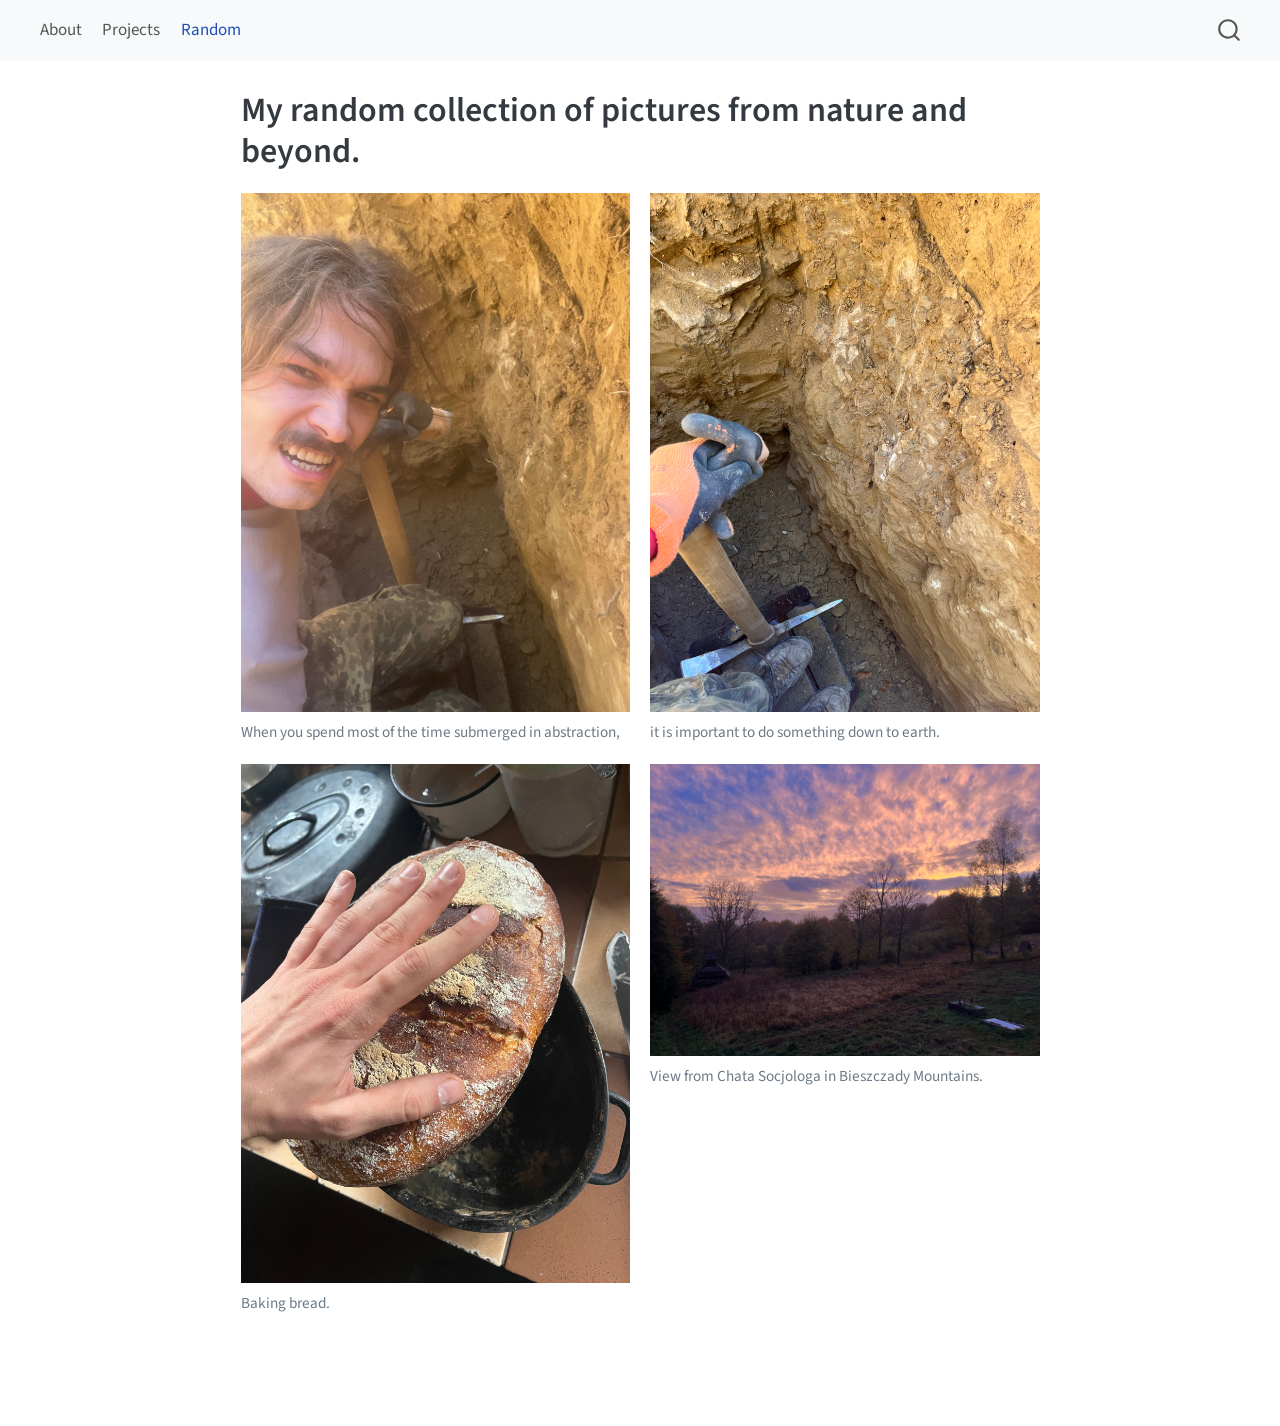
<file: random.html>
<!DOCTYPE html>
<html xmlns="http://www.w3.org/1999/xhtml" lang="en" xml:lang="en"><head>

<meta charset="utf-8">
<meta name="generator" content="quarto-1.10.18">

<meta name="viewport" content="width=device-width, initial-scale=1.0, user-scalable=yes">


<title>My random collection of pictures from nature and beyond. – Jan Galek</title>
<style>
/* Default styles provided by pandoc.
** See https://pandoc.org/MANUAL.html#variables-for-html for config info.
*/
span.smallcaps{font-variant: small-caps;}
div.columns{display: flex; gap: 1.5em;}
div.column{flex: auto;}
@media screen {
div.columns{gap: min(4vw, 1.5em);}
div.column{overflow-x: auto;}
}
div.hanging-indent{margin-left: 1.5em; text-indent: -1.5em;}
ul.task-list{list-style: none;}
ul.task-list li input[type="checkbox"] {
  width: 0.8em;
  margin: 0 0.8em 0.2em -1em; /* quarto-specific, see https://github.com/quarto-dev/quarto-cli/issues/4556 */ 
  vertical-align: middle;
}
</style>


<script src="site_libs/quarto-nav/quarto-nav.js"></script>
<script src="site_libs/quarto-nav/headroom.min.js"></script>
<script src="site_libs/clipboard/clipboard.min.js"></script>
<script src="site_libs/quarto-search/autocomplete.umd.js"></script>
<script src="site_libs/quarto-search/fuse.min.js"></script>
<script src="site_libs/quarto-search/quarto-search.js"></script>
<meta name="quarto:offset" content="./">
<script src="site_libs/quarto-html/quarto.js" type="module"></script>
<script src="site_libs/quarto-html/tabsets/tabsets.js" type="module"></script>
<script src="site_libs/quarto-html/popper.min.js"></script>
<script src="site_libs/quarto-html/tippy.umd.min.js"></script>
<script src="site_libs/quarto-html/anchor.min.js"></script>
<link href="site_libs/quarto-html/tippy.css" rel="stylesheet">
<link href="site_libs/quarto-html/quarto-syntax-highlighting-64a204ab8560d761af7679ceaba22944.css" rel="stylesheet" id="quarto-text-highlighting-styles">
<script src="site_libs/bootstrap/bootstrap.min.js"></script>
<link href="site_libs/bootstrap/bootstrap-icons.css" rel="stylesheet">
<link href="site_libs/bootstrap/bootstrap-172ba59bd5e0b52282274ba0c0cc16fc.min.css" rel="stylesheet" append-hash="true" id="quarto-bootstrap" data-mode="light">
<script id="quarto-search-options" type="application/json">{
  "location": "navbar",
  "copy-button": false,
  "collapse-after": 3,
  "panel-placement": "end",
  "type": "overlay",
  "limit": 50,
  "keyboard-shortcut": [
    "f",
    "/",
    "s"
  ],
  "show-item-context": false,
  "language": {
    "search-no-results-text": "No results",
    "search-matching-documents-text": "matching documents",
    "search-copy-link-title": "Copy link to search",
    "search-hide-matches-text": "Hide additional matches",
    "search-more-match-text": "more match in this document",
    "search-more-matches-text": "more matches in this document",
    "search-clear-button-title": "Clear",
    "search-text-placeholder": "",
    "search-detached-cancel-button-title": "Cancel",
    "search-submit-button-title": "Submit",
    "search-label": "Search"
  }
}</script>


<link rel="stylesheet" href="styles.css">
</head>

<body class="nav-fixed fullcontent quarto-light">

<div id="quarto-search-results"></div>
  <header id="quarto-header" class="headroom fixed-top">
    <nav class="navbar navbar-expand-lg " data-bs-theme="dark">
      <div class="navbar-container container-fluid">
            <div id="quarto-search" class="" title="Search"></div>
          <button class="navbar-toggler" type="button" data-bs-toggle="collapse" data-bs-target="#navbarCollapse" aria-controls="navbarCollapse" role="menu" aria-expanded="false" aria-label="Toggle navigation" onclick="if (window.quartoToggleHeadroom) { window.quartoToggleHeadroom(); }">
  <span class="navbar-toggler-icon"></span>
</button>
          <div class="collapse navbar-collapse" id="navbarCollapse">
            <ul class="navbar-nav navbar-nav-scroll me-auto">
  <li class="nav-item">
    <a class="nav-link" href="./index.html"> 
<span class="menu-text">About</span></a>
  </li>  
  <li class="nav-item">
    <a class="nav-link" href="./projects.html"> 
<span class="menu-text">Projects</span></a>
  </li>  
  <li class="nav-item">
    <a class="nav-link active" href="./random.html" aria-current="page"> 
<span class="menu-text">Random</span></a>
  </li>  
</ul>
          </div> <!-- /navcollapse -->
            <div class="quarto-navbar-tools">
</div>
      </div> <!-- /container-fluid -->
    </nav>
</header>
<!-- content -->
<div id="quarto-content" class="quarto-container page-columns page-rows-contents page-layout-article page-navbar">
<!-- sidebar -->
<!-- margin-sidebar -->
    
<!-- main -->
<main class="content" id="quarto-document-content">

<header id="title-block-header" class="quarto-title-block default">
<div class="quarto-title">
<h1 class="title">My random collection of pictures from nature and beyond.</h1>
</div>



<div class="quarto-title-meta">

    
  
    
  </div>
  


</header>


<div class="quarto-layout-panel" data-layout-ncol="2">
<div class="quarto-layout-row">
<div class="quarto-layout-cell" style="flex-basis: 50.0%;justify-content: flex-start;">
<div class="quarto-figure quarto-figure-center">
<figure class="figure">
<p><img src="images/jakilof.jpeg" class="img-fluid figure-img" style="width:100.0%"></p>
<figcaption>When you spend most of the time submerged in abstraction,</figcaption>
</figure>
</div>
</div>
<div class="quarto-layout-cell" style="flex-basis: 50.0%;justify-content: flex-start;">
<div class="quarto-figure quarto-figure-center">
<figure class="figure">
<p><img src="images/kilof.jpeg" class="img-fluid figure-img" style="width:100.0%"></p>
<figcaption>it is important to do something down to earth.</figcaption>
</figure>
</div>
</div>
</div>
<div class="quarto-layout-row">
<div class="quarto-layout-cell" style="flex-basis: 50.0%;justify-content: flex-start;">
<div class="quarto-figure quarto-figure-center">
<figure class="figure">
<p><img src="images/chlleb.jpeg" class="img-fluid figure-img" style="width:100.0%"></p>
<figcaption>Baking bread.</figcaption>
</figure>
</div>
</div>
<div class="quarto-layout-cell" style="flex-basis: 50.0%;justify-content: flex-start;">
<div class="quarto-figure quarto-figure-center">
<figure class="figure">
<p><img src="images/ladne.jpeg" class="img-fluid figure-img" style="width:100.0%"></p>
<figcaption>View from Chata Socjologa in Bieszczady Mountains.</figcaption>
</figure>
</div>
</div>
</div>
</div>



</main> <!-- /main -->
<script id="quarto-html-after-body" type="application/javascript">
  window.document.addEventListener("DOMContentLoaded", function (event) {
    const icon = "";
    const anchorJS = new window.AnchorJS();
    anchorJS.options = {
      placement: 'right',
      icon: icon
    };
    anchorJS.add('.anchored');
    const isCodeAnnotation = (el) => {
      for (const clz of el.classList) {
        if (clz.startsWith('code-annotation-')) {                     
          return true;
        }
      }
      return false;
    }
    const onCopySuccess = function(e) {
      // button target
      const button = e.trigger;
      // don't keep focus
      button.blur();
      // flash "checked"
      button.classList.add('code-copy-button-checked');
      var currentTitle = button.getAttribute("title");
      button.setAttribute("title", "Copied!");
      let tooltip;
      if (window.bootstrap) {
        button.setAttribute("data-bs-toggle", "tooltip");
        button.setAttribute("data-bs-placement", "left");
        button.setAttribute("data-bs-title", "Copied!");
        tooltip = new bootstrap.Tooltip(button, 
          { trigger: "manual", 
            customClass: "code-copy-button-tooltip",
            offset: [0, -8]});
        tooltip.show();    
      }
      setTimeout(function() {
        if (tooltip) {
          tooltip.hide();
          button.removeAttribute("data-bs-title");
          button.removeAttribute("data-bs-toggle");
          button.removeAttribute("data-bs-placement");
        }
        button.setAttribute("title", currentTitle);
        button.classList.remove('code-copy-button-checked');
      }, 1000);
      // clear code selection
      e.clearSelection();
    }
    const getTextToCopy = function(trigger) {
      const outerScaffold = trigger.parentElement.cloneNode(true);
      const codeEl = outerScaffold.querySelector('code');
      for (const childEl of codeEl.children) {
        if (isCodeAnnotation(childEl)) {
          childEl.remove();
        }
      }
      return codeEl.innerText;
    }
    const clipboard = new window.ClipboardJS('.code-copy-button:not([data-in-quarto-modal])', {
      text: getTextToCopy
    });
    clipboard.on('success', onCopySuccess);
    if (window.document.getElementById('quarto-embedded-source-code-modal')) {
      const clipboardModal = new window.ClipboardJS('.code-copy-button[data-in-quarto-modal]', {
        text: getTextToCopy,
        container: window.document.getElementById('quarto-embedded-source-code-modal')
      });
      clipboardModal.on('success', onCopySuccess);
    }
      var localhostRegex = new RegExp(/^(?:http|https):\/\/localhost\:?[0-9]*\//);
      var mailtoRegex = new RegExp(/^mailto:/);
        var filterRegex = new RegExp("https:\/\/jangalekk\.github\.io\/");
      var isInternal = (href) => {
          return filterRegex.test(href) || localhostRegex.test(href) || mailtoRegex.test(href);
      }
      // Inspect non-navigation links and adorn them if external
     var links = window.document.querySelectorAll('a[href]:not(.nav-link):not(.navbar-brand):not(.toc-action):not(.sidebar-link):not(.sidebar-item-toggle):not(.pagination-link):not(.no-external):not([aria-hidden]):not(.dropdown-item):not(.quarto-navigation-tool):not(.about-link)');
      for (var i=0; i<links.length; i++) {
        const link = links[i];
        if (!isInternal(link.href)) {
          // undo the damage that might have been done by quarto-nav.js in the case of
          // links that we want to consider external
          if (link.dataset.originalHref !== undefined) {
            link.href = link.dataset.originalHref;
          }
        }
      }
    function tippyHover(el, contentFn, onTriggerFn, onUntriggerFn) {
      const config = {
        allowHTML: true,
        maxWidth: 500,
        delay: 100,
        arrow: false,
        appendTo: function(el) {
            return el.parentElement;
        },
        interactive: true,
        interactiveBorder: 10,
        theme: 'quarto',
        placement: 'bottom-start',
      };
      if (contentFn) {
        config.content = contentFn;
      }
      if (onTriggerFn) {
        config.onTrigger = onTriggerFn;
      }
      if (onUntriggerFn) {
        config.onUntrigger = onUntriggerFn;
      }
      window.tippy(el, config); 
    }
    const noterefs = window.document.querySelectorAll('a[role="doc-noteref"]');
    for (var i=0; i<noterefs.length; i++) {
      const ref = noterefs[i];
      tippyHover(ref, function() {
        // use id or data attribute instead here
        let href = ref.getAttribute('data-footnote-href') || ref.getAttribute('href');
        try { href = new URL(href).hash; } catch {}
        const id = href.replace(/^#\/?/, "");
        const note = window.document.getElementById(id);
        if (note) {
          return note.innerHTML;
        } else {
          return "";
        }
      });
    }
    const xrefs = window.document.querySelectorAll('a.quarto-xref');
    const processXRef = (id, note) => {
      // Strip column container classes
      const stripColumnClz = (el) => {
        el.classList.remove("page-full", "page-columns");
        if (el.children) {
          for (const child of el.children) {
            stripColumnClz(child);
          }
        }
      }
      stripColumnClz(note)
      if (id === null || id.startsWith('sec-')) {
        // Special case sections, only their first couple elements
        const container = document.createElement("div");
        if (note.children && note.children.length > 2) {
          container.appendChild(note.children[0].cloneNode(true));
          for (let i = 1; i < note.children.length; i++) {
            const child = note.children[i];
            if (child.tagName === "P" && child.innerText === "") {
              continue;
            } else {
              container.appendChild(child.cloneNode(true));
              break;
            }
          }
          if (window.Quarto?.typesetMath) {
            window.Quarto.typesetMath(container);
          }
          return container.innerHTML
        } else {
          if (window.Quarto?.typesetMath) {
            window.Quarto.typesetMath(note);
          }
          return note.innerHTML;
        }
      } else {
        // Remove any anchor links if they are present
        const anchorLink = note.querySelector('a.anchorjs-link');
        if (anchorLink) {
          anchorLink.remove();
        }
        if (window.Quarto?.typesetMath) {
          window.Quarto.typesetMath(note);
        }
        if (note.classList.contains("callout")) {
          return note.outerHTML;
        } else {
          return note.innerHTML;
        }
      }
    }
    for (var i=0; i<xrefs.length; i++) {
      const xref = xrefs[i];
      tippyHover(xref, undefined, function(instance) {
        instance.disable();
        let url = xref.getAttribute('href');
        let hash = undefined; 
        if (url.startsWith('#')) {
          hash = url;
        } else {
          try { hash = new URL(url).hash; } catch {}
        }
        if (hash) {
          const id = hash.replace(/^#\/?/, "");
          const note = window.document.getElementById(id);
          if (note !== null) {
            try {
              const html = processXRef(id, note.cloneNode(true));
              instance.setContent(html);
            } finally {
              instance.enable();
              instance.show();
            }
          } else {
            // See if we can fetch this
            fetch(url.split('#')[0])
            .then(res => res.text())
            .then(html => {
              const parser = new DOMParser();
              const htmlDoc = parser.parseFromString(html, "text/html");
              const note = htmlDoc.getElementById(id);
              if (note !== null) {
                const html = processXRef(id, note);
                instance.setContent(html);
              } 
            }).finally(() => {
              instance.enable();
              instance.show();
            });
          }
        } else {
          // See if we can fetch a full url (with no hash to target)
          // This is a special case and we should probably do some content thinning / targeting
          fetch(url)
          .then(res => res.text())
          .then(html => {
            const parser = new DOMParser();
            const htmlDoc = parser.parseFromString(html, "text/html");
            const note = htmlDoc.querySelector('main.content');
            if (note !== null) {
              // This should only happen for chapter cross references
              // (since there is no id in the URL)
              // remove the first header
              if (note.children.length > 0 && note.children[0].tagName === "HEADER") {
                note.children[0].remove();
              }
              const html = processXRef(null, note);
              instance.setContent(html);
            } 
          }).finally(() => {
            instance.enable();
            instance.show();
          });
        }
      }, function(instance) {
      });
    }
        let selectedAnnoteEl;
        const selectorForAnnotation = ( cell, annotation) => {
          let cellAttr = 'data-code-cell="' + cell + '"';
          let lineAttr = 'data-code-annotation="' +  annotation + '"';
          const selector = 'span[' + cellAttr + '][' + lineAttr + ']';
          return selector;
        }
        const selectCodeLines = (annoteEl) => {
          const doc = window.document;
          const targetCell = annoteEl.getAttribute("data-target-cell");
          const targetAnnotation = annoteEl.getAttribute("data-target-annotation");
          const annoteSpan = window.document.querySelector(selectorForAnnotation(targetCell, targetAnnotation));
          const lines = annoteSpan.getAttribute("data-code-lines").split(",");
          const lineIds = lines.map((line) => {
            return targetCell + "-" + line;
          })
          let top = null;
          let height = null;
          let parent = null;
          if (lineIds.length > 0) {
              //compute the position of the single el (top and bottom and make a div)
              const el = window.document.getElementById(lineIds[0]);
              top = el.offsetTop;
              height = el.offsetHeight;
              parent = el.parentElement.parentElement;
            if (lineIds.length > 1) {
              const lastEl = window.document.getElementById(lineIds[lineIds.length - 1]);
              const bottom = lastEl.offsetTop + lastEl.offsetHeight;
              height = bottom - top;
            }
            if (top !== null && height !== null && parent !== null) {
              // cook up a div (if necessary) and position it 
              let div = window.document.getElementById("code-annotation-line-highlight");
              if (div === null) {
                div = window.document.createElement("div");
                div.setAttribute("id", "code-annotation-line-highlight");
                div.style.position = 'absolute';
                parent.appendChild(div);
              }
              div.style.top = top - 2 + "px";
              div.style.height = height + 4 + "px";
              div.style.left = 0;
              let gutterDiv = window.document.getElementById("code-annotation-line-highlight-gutter");
              if (gutterDiv === null) {
                gutterDiv = window.document.createElement("div");
                gutterDiv.setAttribute("id", "code-annotation-line-highlight-gutter");
                gutterDiv.style.position = 'absolute';
                const codeCell = window.document.getElementById(targetCell);
                const gutter = codeCell.querySelector('.code-annotation-gutter');
                gutter.appendChild(gutterDiv);
              }
              gutterDiv.style.top = top - 2 + "px";
              gutterDiv.style.height = height + 4 + "px";
            }
            selectedAnnoteEl = annoteEl;
          }
        };
        const unselectCodeLines = () => {
          const elementsIds = ["code-annotation-line-highlight", "code-annotation-line-highlight-gutter"];
          elementsIds.forEach((elId) => {
            const div = window.document.getElementById(elId);
            if (div) {
              div.remove();
            }
          });
          selectedAnnoteEl = undefined;
        };
          // Handle positioning of the toggle
      window.addEventListener(
        "resize",
        throttle(() => {
          elRect = undefined;
          if (selectedAnnoteEl) {
            selectCodeLines(selectedAnnoteEl);
          }
        }, 10)
      );
      function throttle(fn, ms) {
      let throttle = false;
      let timer;
        return (...args) => {
          if(!throttle) { // first call gets through
              fn.apply(this, args);
              throttle = true;
          } else { // all the others get throttled
              if(timer) clearTimeout(timer); // cancel #2
              timer = setTimeout(() => {
                fn.apply(this, args);
                timer = throttle = false;
              }, ms);
          }
        };
      }
        // Attach click handler to the DT
        const annoteDls = window.document.querySelectorAll('dt[data-target-cell]');
        for (const annoteDlNode of annoteDls) {
          annoteDlNode.addEventListener('click', (event) => {
            const clickedEl = event.target;
            if (clickedEl !== selectedAnnoteEl) {
              unselectCodeLines();
              const activeEl = window.document.querySelector('dt[data-target-cell].code-annotation-active');
              if (activeEl) {
                activeEl.classList.remove('code-annotation-active');
              }
              selectCodeLines(clickedEl);
              clickedEl.classList.add('code-annotation-active');
            } else {
              // Unselect the line
              unselectCodeLines();
              clickedEl.classList.remove('code-annotation-active');
            }
          });
        }
    const findCites = (el) => {
      const parentEl = el.parentElement;
      if (parentEl) {
        const cites = parentEl.dataset.cites;
        if (cites) {
          return {
            el,
            cites: cites.split(' ')
          };
        } else {
          return findCites(el.parentElement)
        }
      } else {
        return undefined;
      }
    };
    var bibliorefs = window.document.querySelectorAll('a[role="doc-biblioref"]');
    for (var i=0; i<bibliorefs.length; i++) {
      const ref = bibliorefs[i];
      const citeInfo = findCites(ref);
      if (citeInfo) {
        tippyHover(citeInfo.el, function() {
          var popup = window.document.createElement('div');
          citeInfo.cites.forEach(function(cite) {
            var citeDiv = window.document.createElement('div');
            citeDiv.classList.add('hanging-indent');
            citeDiv.classList.add('csl-entry');
            var biblioDiv = window.document.getElementById('ref-' + cite);
            if (biblioDiv) {
              citeDiv.innerHTML = biblioDiv.innerHTML;
            }
            popup.appendChild(citeDiv);
          });
          return popup.innerHTML;
        });
      }
    }
  });
  </script>
</div> <!-- /content -->




</body></html>
</file>
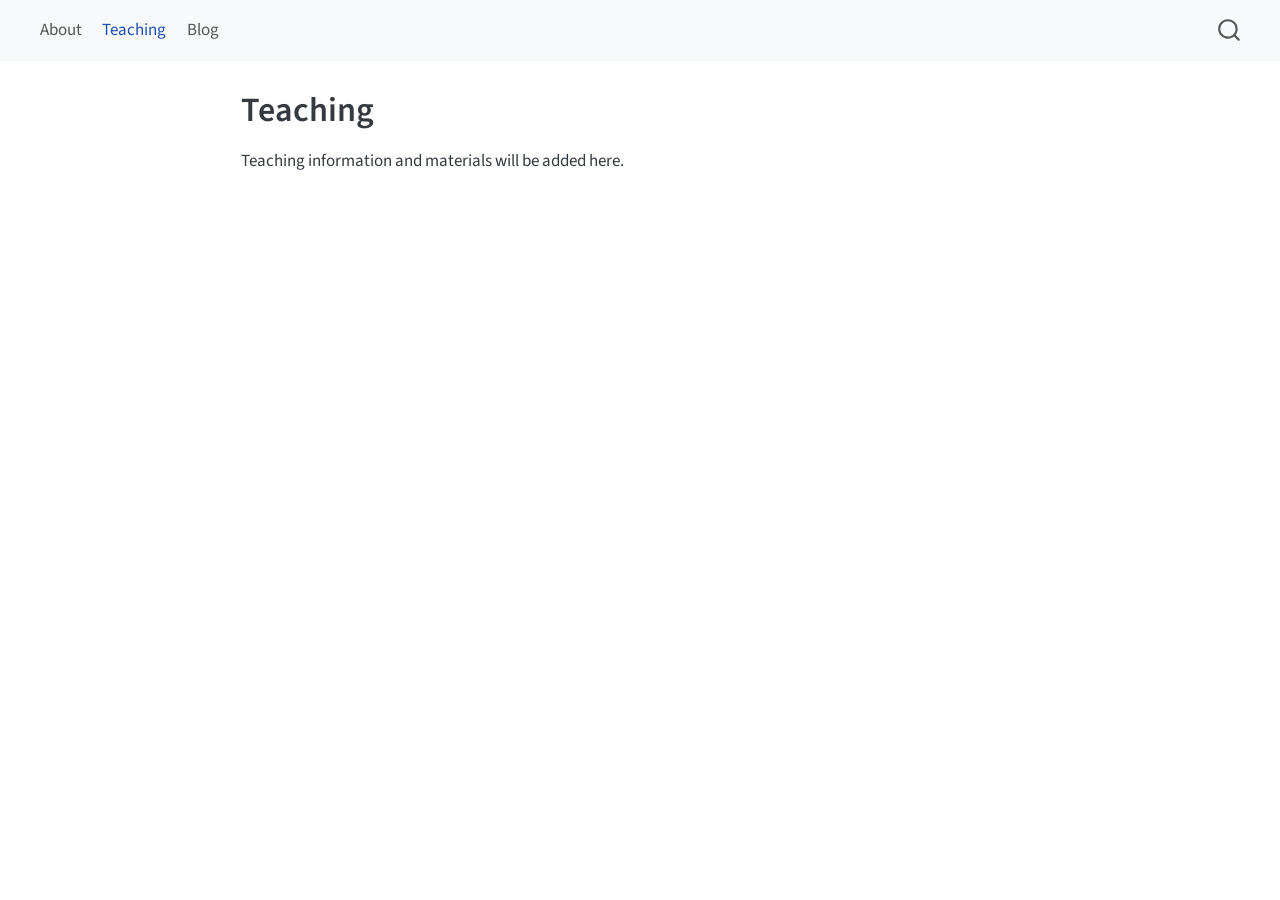
<file: teaching.html>
<!DOCTYPE html>
<html xmlns="http://www.w3.org/1999/xhtml" lang="en" xml:lang="en"><head>

<meta charset="utf-8">
<meta name="generator" content="quarto-1.10.18">

<meta name="viewport" content="width=device-width, initial-scale=1.0, user-scalable=yes">


<title>Teaching – Jasiek</title>
<style>
/* Default styles provided by pandoc.
** See https://pandoc.org/MANUAL.html#variables-for-html for config info.
*/
span.smallcaps{font-variant: small-caps;}
div.columns{display: flex; gap: 1.5em;}
div.column{flex: auto;}
@media screen {
div.columns{gap: min(4vw, 1.5em);}
div.column{overflow-x: auto;}
}
div.hanging-indent{margin-left: 1.5em; text-indent: -1.5em;}
ul.task-list{list-style: none;}
ul.task-list li input[type="checkbox"] {
  width: 0.8em;
  margin: 0 0.8em 0.2em -1em; /* quarto-specific, see https://github.com/quarto-dev/quarto-cli/issues/4556 */ 
  vertical-align: middle;
}
</style>


<script src="site_libs/quarto-nav/quarto-nav.js"></script>
<script src="site_libs/quarto-nav/headroom.min.js"></script>
<script src="site_libs/clipboard/clipboard.min.js"></script>
<script src="site_libs/quarto-search/autocomplete.umd.js"></script>
<script src="site_libs/quarto-search/fuse.min.js"></script>
<script src="site_libs/quarto-search/quarto-search.js"></script>
<meta name="quarto:offset" content="./">
<script src="site_libs/quarto-html/quarto.js" type="module"></script>
<script src="site_libs/quarto-html/tabsets/tabsets.js" type="module"></script>
<script src="site_libs/quarto-html/popper.min.js"></script>
<script src="site_libs/quarto-html/tippy.umd.min.js"></script>
<script src="site_libs/quarto-html/anchor.min.js"></script>
<link href="site_libs/quarto-html/tippy.css" rel="stylesheet">
<link href="site_libs/quarto-html/quarto-syntax-highlighting-64a204ab8560d761af7679ceaba22944.css" rel="stylesheet" id="quarto-text-highlighting-styles">
<script src="site_libs/bootstrap/bootstrap.min.js"></script>
<link href="site_libs/bootstrap/bootstrap-icons.css" rel="stylesheet">
<link href="site_libs/bootstrap/bootstrap-172ba59bd5e0b52282274ba0c0cc16fc.min.css" rel="stylesheet" append-hash="true" id="quarto-bootstrap" data-mode="light">
<script id="quarto-search-options" type="application/json">{
  "location": "navbar",
  "copy-button": false,
  "collapse-after": 3,
  "panel-placement": "end",
  "type": "overlay",
  "limit": 50,
  "keyboard-shortcut": [
    "f",
    "/",
    "s"
  ],
  "show-item-context": false,
  "language": {
    "search-no-results-text": "No results",
    "search-matching-documents-text": "matching documents",
    "search-copy-link-title": "Copy link to search",
    "search-hide-matches-text": "Hide additional matches",
    "search-more-match-text": "more match in this document",
    "search-more-matches-text": "more matches in this document",
    "search-clear-button-title": "Clear",
    "search-text-placeholder": "",
    "search-detached-cancel-button-title": "Cancel",
    "search-submit-button-title": "Submit",
    "search-label": "Search"
  }
}</script>


<link rel="stylesheet" href="styles.css">
</head>

<body class="nav-fixed fullcontent quarto-light">

<div id="quarto-search-results"></div>
  <header id="quarto-header" class="headroom fixed-top">
    <nav class="navbar navbar-expand-lg " data-bs-theme="dark">
      <div class="navbar-container container-fluid">
            <div id="quarto-search" class="" title="Search"></div>
          <button class="navbar-toggler" type="button" data-bs-toggle="collapse" data-bs-target="#navbarCollapse" aria-controls="navbarCollapse" role="menu" aria-expanded="false" aria-label="Toggle navigation" onclick="if (window.quartoToggleHeadroom) { window.quartoToggleHeadroom(); }">
  <span class="navbar-toggler-icon"></span>
</button>
          <div class="collapse navbar-collapse" id="navbarCollapse">
            <ul class="navbar-nav navbar-nav-scroll me-auto">
  <li class="nav-item">
    <a class="nav-link" href="./index.html"> 
<span class="menu-text">About</span></a>
  </li>  
  <li class="nav-item">
    <a class="nav-link active" href="./teaching.html" aria-current="page"> 
<span class="menu-text">Teaching</span></a>
  </li>  
  <li class="nav-item">
    <a class="nav-link" href="./blog.html"> 
<span class="menu-text">Blog</span></a>
  </li>  
</ul>
          </div> <!-- /navcollapse -->
            <div class="quarto-navbar-tools">
</div>
      </div> <!-- /container-fluid -->
    </nav>
</header>
<!-- content -->
<div id="quarto-content" class="quarto-container page-columns page-rows-contents page-layout-article page-navbar">
<!-- sidebar -->
<!-- margin-sidebar -->
    
<!-- main -->
<main class="content" id="quarto-document-content">

<header id="title-block-header" class="quarto-title-block default">
<div class="quarto-title">
<h1 class="title">Teaching</h1>
</div>



<div class="quarto-title-meta">

    
  
    
  </div>
  


</header>


<p>Teaching information and materials will be added here.</p>



</main> <!-- /main -->
<script id="quarto-html-after-body" type="application/javascript">
  window.document.addEventListener("DOMContentLoaded", function (event) {
    const icon = "";
    const anchorJS = new window.AnchorJS();
    anchorJS.options = {
      placement: 'right',
      icon: icon
    };
    anchorJS.add('.anchored');
    const isCodeAnnotation = (el) => {
      for (const clz of el.classList) {
        if (clz.startsWith('code-annotation-')) {                     
          return true;
        }
      }
      return false;
    }
    const onCopySuccess = function(e) {
      // button target
      const button = e.trigger;
      // don't keep focus
      button.blur();
      // flash "checked"
      button.classList.add('code-copy-button-checked');
      var currentTitle = button.getAttribute("title");
      button.setAttribute("title", "Copied!");
      let tooltip;
      if (window.bootstrap) {
        button.setAttribute("data-bs-toggle", "tooltip");
        button.setAttribute("data-bs-placement", "left");
        button.setAttribute("data-bs-title", "Copied!");
        tooltip = new bootstrap.Tooltip(button, 
          { trigger: "manual", 
            customClass: "code-copy-button-tooltip",
            offset: [0, -8]});
        tooltip.show();    
      }
      setTimeout(function() {
        if (tooltip) {
          tooltip.hide();
          button.removeAttribute("data-bs-title");
          button.removeAttribute("data-bs-toggle");
          button.removeAttribute("data-bs-placement");
        }
        button.setAttribute("title", currentTitle);
        button.classList.remove('code-copy-button-checked');
      }, 1000);
      // clear code selection
      e.clearSelection();
    }
    const getTextToCopy = function(trigger) {
      const outerScaffold = trigger.parentElement.cloneNode(true);
      const codeEl = outerScaffold.querySelector('code');
      for (const childEl of codeEl.children) {
        if (isCodeAnnotation(childEl)) {
          childEl.remove();
        }
      }
      return codeEl.innerText;
    }
    const clipboard = new window.ClipboardJS('.code-copy-button:not([data-in-quarto-modal])', {
      text: getTextToCopy
    });
    clipboard.on('success', onCopySuccess);
    if (window.document.getElementById('quarto-embedded-source-code-modal')) {
      const clipboardModal = new window.ClipboardJS('.code-copy-button[data-in-quarto-modal]', {
        text: getTextToCopy,
        container: window.document.getElementById('quarto-embedded-source-code-modal')
      });
      clipboardModal.on('success', onCopySuccess);
    }
      var localhostRegex = new RegExp(/^(?:http|https):\/\/localhost\:?[0-9]*\//);
      var mailtoRegex = new RegExp(/^mailto:/);
        var filterRegex = new RegExp("https:\/\/jangalekk\.github\.io\/");
      var isInternal = (href) => {
          return filterRegex.test(href) || localhostRegex.test(href) || mailtoRegex.test(href);
      }
      // Inspect non-navigation links and adorn them if external
     var links = window.document.querySelectorAll('a[href]:not(.nav-link):not(.navbar-brand):not(.toc-action):not(.sidebar-link):not(.sidebar-item-toggle):not(.pagination-link):not(.no-external):not([aria-hidden]):not(.dropdown-item):not(.quarto-navigation-tool):not(.about-link)');
      for (var i=0; i<links.length; i++) {
        const link = links[i];
        if (!isInternal(link.href)) {
          // undo the damage that might have been done by quarto-nav.js in the case of
          // links that we want to consider external
          if (link.dataset.originalHref !== undefined) {
            link.href = link.dataset.originalHref;
          }
        }
      }
    function tippyHover(el, contentFn, onTriggerFn, onUntriggerFn) {
      const config = {
        allowHTML: true,
        maxWidth: 500,
        delay: 100,
        arrow: false,
        appendTo: function(el) {
            return el.parentElement;
        },
        interactive: true,
        interactiveBorder: 10,
        theme: 'quarto',
        placement: 'bottom-start',
      };
      if (contentFn) {
        config.content = contentFn;
      }
      if (onTriggerFn) {
        config.onTrigger = onTriggerFn;
      }
      if (onUntriggerFn) {
        config.onUntrigger = onUntriggerFn;
      }
      window.tippy(el, config); 
    }
    const noterefs = window.document.querySelectorAll('a[role="doc-noteref"]');
    for (var i=0; i<noterefs.length; i++) {
      const ref = noterefs[i];
      tippyHover(ref, function() {
        // use id or data attribute instead here
        let href = ref.getAttribute('data-footnote-href') || ref.getAttribute('href');
        try { href = new URL(href).hash; } catch {}
        const id = href.replace(/^#\/?/, "");
        const note = window.document.getElementById(id);
        if (note) {
          return note.innerHTML;
        } else {
          return "";
        }
      });
    }
    const xrefs = window.document.querySelectorAll('a.quarto-xref');
    const processXRef = (id, note) => {
      // Strip column container classes
      const stripColumnClz = (el) => {
        el.classList.remove("page-full", "page-columns");
        if (el.children) {
          for (const child of el.children) {
            stripColumnClz(child);
          }
        }
      }
      stripColumnClz(note)
      if (id === null || id.startsWith('sec-')) {
        // Special case sections, only their first couple elements
        const container = document.createElement("div");
        if (note.children && note.children.length > 2) {
          container.appendChild(note.children[0].cloneNode(true));
          for (let i = 1; i < note.children.length; i++) {
            const child = note.children[i];
            if (child.tagName === "P" && child.innerText === "") {
              continue;
            } else {
              container.appendChild(child.cloneNode(true));
              break;
            }
          }
          if (window.Quarto?.typesetMath) {
            window.Quarto.typesetMath(container);
          }
          return container.innerHTML
        } else {
          if (window.Quarto?.typesetMath) {
            window.Quarto.typesetMath(note);
          }
          return note.innerHTML;
        }
      } else {
        // Remove any anchor links if they are present
        const anchorLink = note.querySelector('a.anchorjs-link');
        if (anchorLink) {
          anchorLink.remove();
        }
        if (window.Quarto?.typesetMath) {
          window.Quarto.typesetMath(note);
        }
        if (note.classList.contains("callout")) {
          return note.outerHTML;
        } else {
          return note.innerHTML;
        }
      }
    }
    for (var i=0; i<xrefs.length; i++) {
      const xref = xrefs[i];
      tippyHover(xref, undefined, function(instance) {
        instance.disable();
        let url = xref.getAttribute('href');
        let hash = undefined; 
        if (url.startsWith('#')) {
          hash = url;
        } else {
          try { hash = new URL(url).hash; } catch {}
        }
        if (hash) {
          const id = hash.replace(/^#\/?/, "");
          const note = window.document.getElementById(id);
          if (note !== null) {
            try {
              const html = processXRef(id, note.cloneNode(true));
              instance.setContent(html);
            } finally {
              instance.enable();
              instance.show();
            }
          } else {
            // See if we can fetch this
            fetch(url.split('#')[0])
            .then(res => res.text())
            .then(html => {
              const parser = new DOMParser();
              const htmlDoc = parser.parseFromString(html, "text/html");
              const note = htmlDoc.getElementById(id);
              if (note !== null) {
                const html = processXRef(id, note);
                instance.setContent(html);
              } 
            }).finally(() => {
              instance.enable();
              instance.show();
            });
          }
        } else {
          // See if we can fetch a full url (with no hash to target)
          // This is a special case and we should probably do some content thinning / targeting
          fetch(url)
          .then(res => res.text())
          .then(html => {
            const parser = new DOMParser();
            const htmlDoc = parser.parseFromString(html, "text/html");
            const note = htmlDoc.querySelector('main.content');
            if (note !== null) {
              // This should only happen for chapter cross references
              // (since there is no id in the URL)
              // remove the first header
              if (note.children.length > 0 && note.children[0].tagName === "HEADER") {
                note.children[0].remove();
              }
              const html = processXRef(null, note);
              instance.setContent(html);
            } 
          }).finally(() => {
            instance.enable();
            instance.show();
          });
        }
      }, function(instance) {
      });
    }
        let selectedAnnoteEl;
        const selectorForAnnotation = ( cell, annotation) => {
          let cellAttr = 'data-code-cell="' + cell + '"';
          let lineAttr = 'data-code-annotation="' +  annotation + '"';
          const selector = 'span[' + cellAttr + '][' + lineAttr + ']';
          return selector;
        }
        const selectCodeLines = (annoteEl) => {
          const doc = window.document;
          const targetCell = annoteEl.getAttribute("data-target-cell");
          const targetAnnotation = annoteEl.getAttribute("data-target-annotation");
          const annoteSpan = window.document.querySelector(selectorForAnnotation(targetCell, targetAnnotation));
          const lines = annoteSpan.getAttribute("data-code-lines").split(",");
          const lineIds = lines.map((line) => {
            return targetCell + "-" + line;
          })
          let top = null;
          let height = null;
          let parent = null;
          if (lineIds.length > 0) {
              //compute the position of the single el (top and bottom and make a div)
              const el = window.document.getElementById(lineIds[0]);
              top = el.offsetTop;
              height = el.offsetHeight;
              parent = el.parentElement.parentElement;
            if (lineIds.length > 1) {
              const lastEl = window.document.getElementById(lineIds[lineIds.length - 1]);
              const bottom = lastEl.offsetTop + lastEl.offsetHeight;
              height = bottom - top;
            }
            if (top !== null && height !== null && parent !== null) {
              // cook up a div (if necessary) and position it 
              let div = window.document.getElementById("code-annotation-line-highlight");
              if (div === null) {
                div = window.document.createElement("div");
                div.setAttribute("id", "code-annotation-line-highlight");
                div.style.position = 'absolute';
                parent.appendChild(div);
              }
              div.style.top = top - 2 + "px";
              div.style.height = height + 4 + "px";
              div.style.left = 0;
              let gutterDiv = window.document.getElementById("code-annotation-line-highlight-gutter");
              if (gutterDiv === null) {
                gutterDiv = window.document.createElement("div");
                gutterDiv.setAttribute("id", "code-annotation-line-highlight-gutter");
                gutterDiv.style.position = 'absolute';
                const codeCell = window.document.getElementById(targetCell);
                const gutter = codeCell.querySelector('.code-annotation-gutter');
                gutter.appendChild(gutterDiv);
              }
              gutterDiv.style.top = top - 2 + "px";
              gutterDiv.style.height = height + 4 + "px";
            }
            selectedAnnoteEl = annoteEl;
          }
        };
        const unselectCodeLines = () => {
          const elementsIds = ["code-annotation-line-highlight", "code-annotation-line-highlight-gutter"];
          elementsIds.forEach((elId) => {
            const div = window.document.getElementById(elId);
            if (div) {
              div.remove();
            }
          });
          selectedAnnoteEl = undefined;
        };
          // Handle positioning of the toggle
      window.addEventListener(
        "resize",
        throttle(() => {
          elRect = undefined;
          if (selectedAnnoteEl) {
            selectCodeLines(selectedAnnoteEl);
          }
        }, 10)
      );
      function throttle(fn, ms) {
      let throttle = false;
      let timer;
        return (...args) => {
          if(!throttle) { // first call gets through
              fn.apply(this, args);
              throttle = true;
          } else { // all the others get throttled
              if(timer) clearTimeout(timer); // cancel #2
              timer = setTimeout(() => {
                fn.apply(this, args);
                timer = throttle = false;
              }, ms);
          }
        };
      }
        // Attach click handler to the DT
        const annoteDls = window.document.querySelectorAll('dt[data-target-cell]');
        for (const annoteDlNode of annoteDls) {
          annoteDlNode.addEventListener('click', (event) => {
            const clickedEl = event.target;
            if (clickedEl !== selectedAnnoteEl) {
              unselectCodeLines();
              const activeEl = window.document.querySelector('dt[data-target-cell].code-annotation-active');
              if (activeEl) {
                activeEl.classList.remove('code-annotation-active');
              }
              selectCodeLines(clickedEl);
              clickedEl.classList.add('code-annotation-active');
            } else {
              // Unselect the line
              unselectCodeLines();
              clickedEl.classList.remove('code-annotation-active');
            }
          });
        }
    const findCites = (el) => {
      const parentEl = el.parentElement;
      if (parentEl) {
        const cites = parentEl.dataset.cites;
        if (cites) {
          return {
            el,
            cites: cites.split(' ')
          };
        } else {
          return findCites(el.parentElement)
        }
      } else {
        return undefined;
      }
    };
    var bibliorefs = window.document.querySelectorAll('a[role="doc-biblioref"]');
    for (var i=0; i<bibliorefs.length; i++) {
      const ref = bibliorefs[i];
      const citeInfo = findCites(ref);
      if (citeInfo) {
        tippyHover(citeInfo.el, function() {
          var popup = window.document.createElement('div');
          citeInfo.cites.forEach(function(cite) {
            var citeDiv = window.document.createElement('div');
            citeDiv.classList.add('hanging-indent');
            citeDiv.classList.add('csl-entry');
            var biblioDiv = window.document.getElementById('ref-' + cite);
            if (biblioDiv) {
              citeDiv.innerHTML = biblioDiv.innerHTML;
            }
            popup.appendChild(citeDiv);
          });
          return popup.innerHTML;
        });
      }
    }
  });
  </script>
</div> <!-- /content -->




</body></html>
</file>
<file: site_libs/quarto-html/tippy.css>
.tippy-box[data-animation=fade][data-state=hidden]{opacity:0}[data-tippy-root]{max-width:calc(100vw - 10px)}.tippy-box{position:relative;background-color:#333;color:#fff;border-radius:4px;font-size:14px;line-height:1.4;white-space:normal;outline:0;transition-property:transform,visibility,opacity}.tippy-box[data-placement^=top]>.tippy-arrow{bottom:0}.tippy-box[data-placement^=top]>.tippy-arrow:before{bottom:-7px;left:0;border-width:8px 8px 0;border-top-color:initial;transform-origin:center top}.tippy-box[data-placement^=bottom]>.tippy-arrow{top:0}.tippy-box[data-placement^=bottom]>.tippy-arrow:before{top:-7px;left:0;border-width:0 8px 8px;border-bottom-color:initial;transform-origin:center bottom}.tippy-box[data-placement^=left]>.tippy-arrow{right:0}.tippy-box[data-placement^=left]>.tippy-arrow:before{border-width:8px 0 8px 8px;border-left-color:initial;right:-7px;transform-origin:center left}.tippy-box[data-placement^=right]>.tippy-arrow{left:0}.tippy-box[data-placement^=right]>.tippy-arrow:before{left:-7px;border-width:8px 8px 8px 0;border-right-color:initial;transform-origin:center right}.tippy-box[data-inertia][data-state=visible]{transition-timing-function:cubic-bezier(.54,1.5,.38,1.11)}.tippy-arrow{width:16px;height:16px;color:#333}.tippy-arrow:before{content:"";position:absolute;border-color:transparent;border-style:solid}.tippy-content{position:relative;padding:5px 9px;z-index:1}
</file>
<file: site_libs/quarto-html/quarto-syntax-highlighting-64a204ab8560d761af7679ceaba22944.css>
/* quarto syntax highlight colors */
:root {
  --quarto-hl-ot-color: #003B4F;
  --quarto-hl-at-color: #657422;
  --quarto-hl-ss-color: #20794D;
  --quarto-hl-an-color: #5E5E5E;
  --quarto-hl-fu-color: #4758AB;
  --quarto-hl-st-color: #20794D;
  --quarto-hl-cf-color: #003B4F;
  --quarto-hl-op-color: #5E5E5E;
  --quarto-hl-er-color: #AD0000;
  --quarto-hl-bn-color: #AD0000;
  --quarto-hl-al-color: #AD0000;
  --quarto-hl-va-color: #111111;
  --quarto-hl-bu-color: inherit;
  --quarto-hl-ex-color: inherit;
  --quarto-hl-pp-color: #AD0000;
  --quarto-hl-in-color: #5E5E5E;
  --quarto-hl-vs-color: #20794D;
  --quarto-hl-wa-color: #5E5E5E;
  --quarto-hl-do-color: #5E5E5E;
  --quarto-hl-im-color: #00769E;
  --quarto-hl-ch-color: #20794D;
  --quarto-hl-dt-color: #AD0000;
  --quarto-hl-fl-color: #AD0000;
  --quarto-hl-co-color: #5E5E5E;
  --quarto-hl-cv-color: #5E5E5E;
  --quarto-hl-cn-color: #8f5902;
  --quarto-hl-sc-color: #5E5E5E;
  --quarto-hl-dv-color: #AD0000;
  --quarto-hl-kw-color: #003B4F;
}

/* other quarto variables */
:root {
  --quarto-font-monospace: SFMono-Regular, Menlo, Monaco, Consolas, "Liberation Mono", "Courier New", monospace;
}

/* syntax highlight based on Pandoc's rules */
pre > code.sourceCode > span {
  color: #003B4F;
}

code.sourceCode > span {
  color: #003B4F;
}

div.sourceCode,
div.sourceCode pre.sourceCode {
  color: #003B4F;
}

/* Normal */
code span {
  color: #003B4F;
}

/* Alert */
code span.al {
  color: #AD0000;
  font-style: inherit;
}

/* Annotation */
code span.an {
  color: #5E5E5E;
  font-style: inherit;
}

/* Attribute */
code span.at {
  color: #657422;
  font-style: inherit;
}

/* BaseN */
code span.bn {
  color: #AD0000;
  font-style: inherit;
}

/* BuiltIn */
code span.bu {
  font-style: inherit;
}

/* ControlFlow */
code span.cf {
  color: #003B4F;
  font-weight: bold;
  font-style: inherit;
}

/* Char */
code span.ch {
  color: #20794D;
  font-style: inherit;
}

/* Constant */
code span.cn {
  color: #8f5902;
  font-style: inherit;
}

/* Comment */
code span.co {
  color: #5E5E5E;
  font-style: inherit;
}

/* CommentVar */
code span.cv {
  color: #5E5E5E;
  font-style: italic;
}

/* Documentation */
code span.do {
  color: #5E5E5E;
  font-style: italic;
}

/* DataType */
code span.dt {
  color: #AD0000;
  font-style: inherit;
}

/* DecVal */
code span.dv {
  color: #AD0000;
  font-style: inherit;
}

/* Error */
code span.er {
  color: #AD0000;
  font-style: inherit;
}

/* Extension */
code span.ex {
  font-style: inherit;
}

/* Float */
code span.fl {
  color: #AD0000;
  font-style: inherit;
}

/* Function */
code span.fu {
  color: #4758AB;
  font-style: inherit;
}

/* Import */
code span.im {
  color: #00769E;
  font-style: inherit;
}

/* Information */
code span.in {
  color: #5E5E5E;
  font-style: inherit;
}

/* Keyword */
code span.kw {
  color: #003B4F;
  font-weight: bold;
  font-style: inherit;
}

/* Operator */
code span.op {
  color: #5E5E5E;
  font-style: inherit;
}

/* Other */
code span.ot {
  color: #003B4F;
  font-style: inherit;
}

/* Preprocessor */
code span.pp {
  color: #AD0000;
  font-style: inherit;
}

/* SpecialChar */
code span.sc {
  color: #5E5E5E;
  font-style: inherit;
}

/* SpecialString */
code span.ss {
  color: #20794D;
  font-style: inherit;
}

/* String */
code span.st {
  color: #20794D;
  font-style: inherit;
}

/* Variable */
code span.va {
  color: #111111;
  font-style: inherit;
}

/* VerbatimString */
code span.vs {
  color: #20794D;
  font-style: inherit;
}

/* Warning */
code span.wa {
  color: #5E5E5E;
  font-style: italic;
}

.prevent-inlining {
  content: "</";
}

/*# sourceMappingURL=9d8d5bb603a83b8298b89080a598c93b.css.map */
</file>
<file: styles.css>
/* css styles */

.about-intro {
  display: grid;
  grid-template-columns: minmax(0, 1fr) 12rem;
  gap: 2rem;
  align-items: start;
  margin-block: 1rem 2rem;
}

.about-intro-text > :last-child,
.about-intro-photo p {
  margin-bottom: 0;
}

.about-portrait {
  display: block;
  width: 100%;
  height: auto;
  border-radius: 0.5rem;
}

.interest-columns > ul {
  display: grid;
  grid-template-columns: repeat(2, minmax(0, 1fr));
  gap: 1rem 2rem;
}

@media (max-width: 767.98px) {
  .interest-columns > ul {
    grid-template-columns: minmax(0, 1fr);
  }
}

@media (max-width: 575.98px) {
  .about-intro {
    grid-template-columns: minmax(0, 1fr);
    gap: 1rem;
  }

  .about-intro-photo {
    width: min(100%, 12rem);
  }
}
</file>
